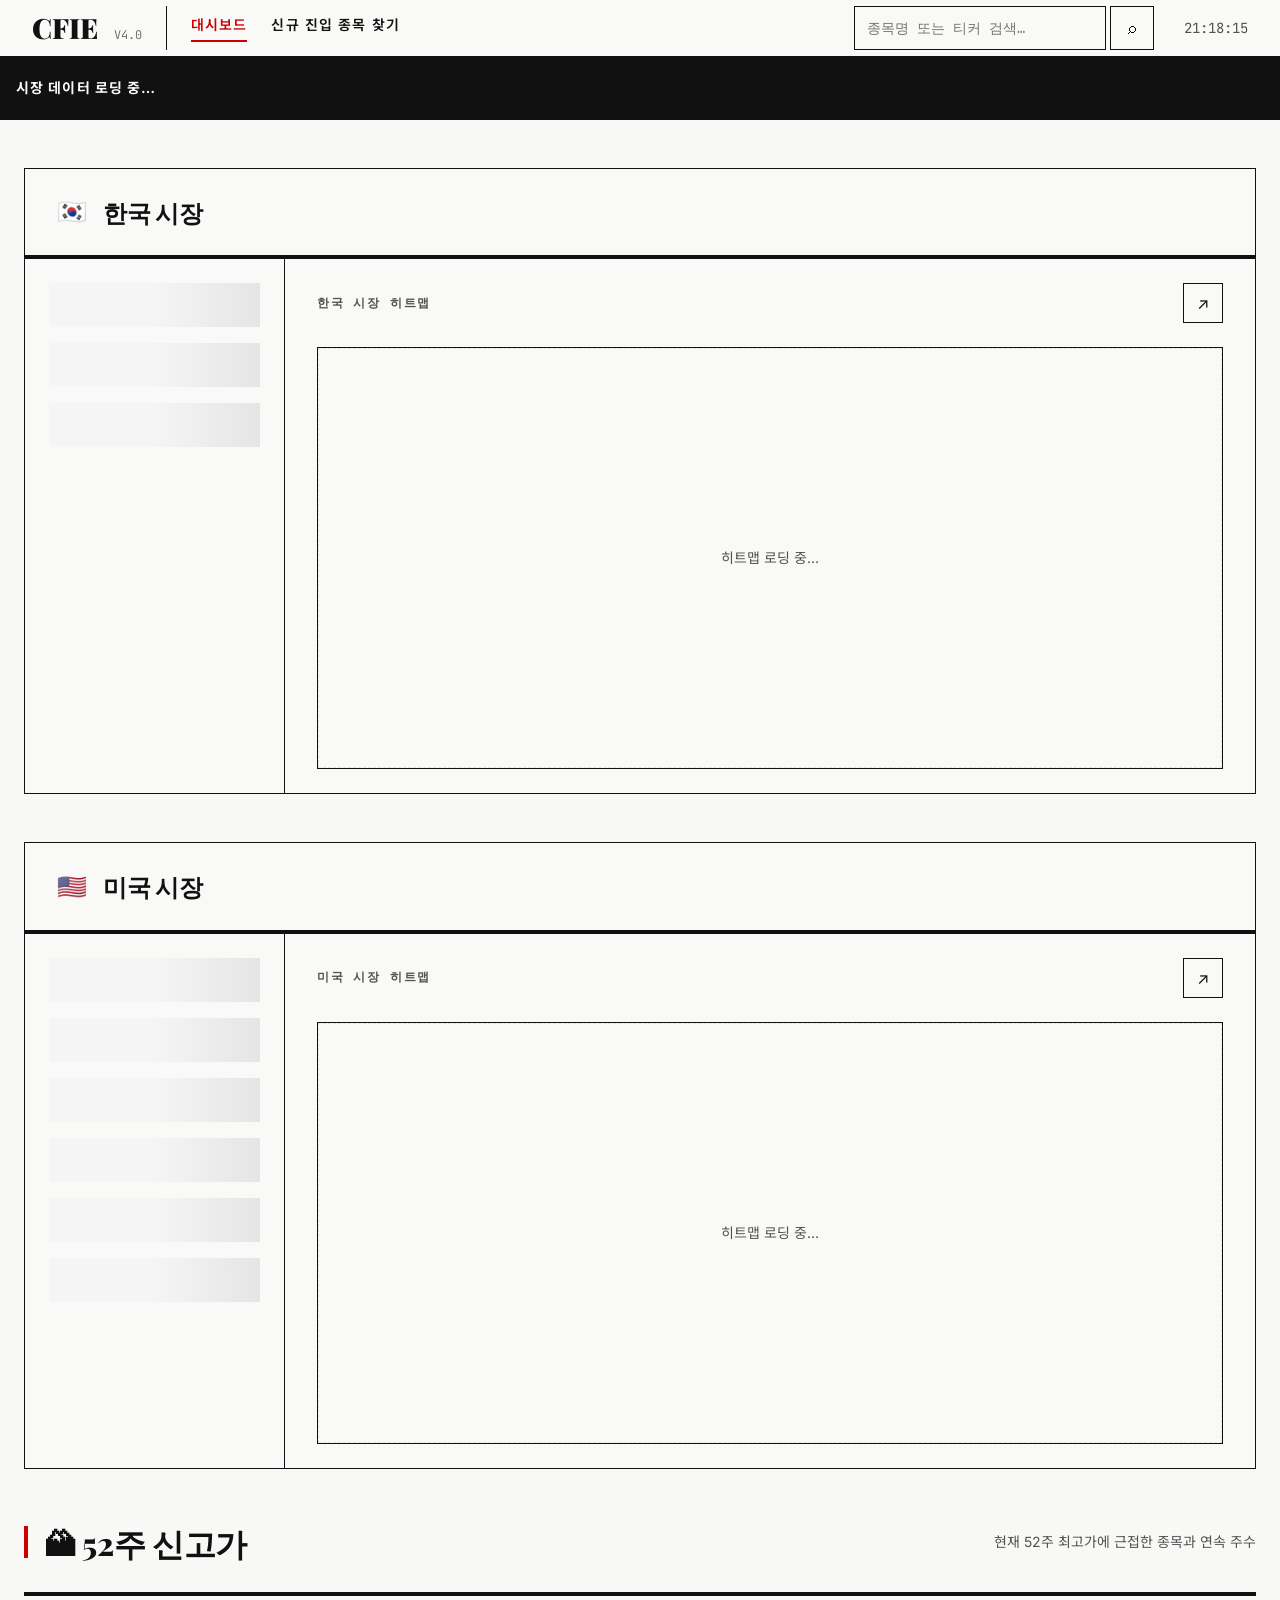
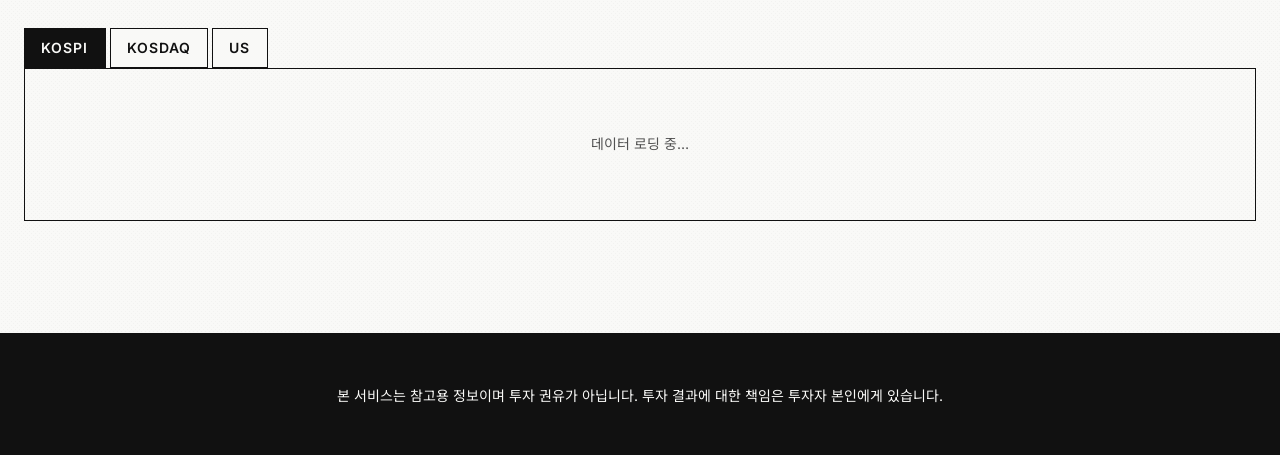
<file: index.html>
﻿<!DOCTYPE html>
<html lang="ko">
<head>
<meta charset="UTF-8">
<meta name="viewport" content="width=device-width,initial-scale=1.0">
<title>CFIE v4.0</title>
<link rel="preconnect" href="https://fonts.googleapis.com">
<link rel="preconnect" href="https://fonts.gstatic.com" crossorigin>
<link rel="stylesheet" href="css/common.css">
<link rel="stylesheet" href="css/dashboard.css">
</head>
<body>

<header class="topbar">
  <div class="topbar-brand">
    <span class="logo">CFIE</span>
    <span class="ver">v4.0</span>
  </div>
  <nav class="topbar-nav">
    <a href="index.html"  class="nav-link" data-page="index.html">대시보드</a>
    <a href="scan.html"   class="nav-link" data-page="scan.html">신규 진입 종목 찾기</a>
  </nav>
  <div class="topbar-search">
    <form class="search-form" onsubmit="return false;">
      <input type="text" id="searchInput" class="search-input"
             placeholder="종목명 또는 티커 검색…" autocomplete="off">
      <button type="button" class="search-btn" onclick="doSearch()">⌕</button>
    </form>
    <div id="searchDropdown" class="search-dropdown hidden"></div>
  </div>
  <div class="topbar-right">
    <span id="clockText" class="clock"></span>
  </div>
</header>

<!-- 시장 티커 스트립 -->
<div class="ticker-strip">
  <div class="ticker-track" id="tickerTrack">
    <div class="ticker-item"><span class="ti-name">시장 데이터 로딩 중…</span></div>
  </div>
</div>

<main class="main-content">

  <!-- 한국 시장 -->
  <section class="market-section">
    <div class="ms-head">
      <div class="ms-flag-title">
        <span class="ms-flag">🇰🇷</span>
        <span class="ms-title">한국 시장</span>
      </div>
      <span class="ms-updated" id="krUpdated"></span>
    </div>
    <div class="ms-body">
      <div class="ms-quotes-col">
        <div class="ms-quotes" id="krQuotes">
          <div class="mq-skeleton"></div>
          <div class="mq-skeleton"></div>
          <div class="mq-skeleton"></div>
        </div>
      </div>
      <div class="ms-map-col">
        <div class="ms-map-head">
          <span class="ms-map-label">한국 시장 히트맵</span>
          <a class="ms-map-btn" href="https://www.tradingview.com/heatmap/stock/?exchange=KRX" target="_blank" title="TradingView에서 열기" style="text-decoration:none;line-height:40px;font-size:1rem">↗</a>
        </div>
        <div class="ms-map-body" id="krMapBody" style="padding:0;min-height:380px">
          <div class="map-loading">히트맵 로딩 중…</div>
        </div>
      </div>
    </div>
  </section>

  <!-- 미국 시장 -->
  <section class="market-section">
    <div class="ms-head">
      <div class="ms-flag-title">
        <span class="ms-flag">🇺🇸</span>
        <span class="ms-title">미국 시장</span>
      </div>
      <span class="ms-updated" id="usUpdated"></span>
    </div>
    <div class="ms-body">
      <div class="ms-quotes-col">
        <div class="ms-quotes" id="usQuotes">
          <div class="mq-skeleton"></div>
          <div class="mq-skeleton"></div>
          <div class="mq-skeleton"></div>
          <div class="mq-skeleton"></div>
          <div class="mq-skeleton"></div>
          <div class="mq-skeleton"></div>
        </div>
      </div>
      <div class="ms-map-col">
        <div class="ms-map-head">
          <span class="ms-map-label">미국 시장 히트맵</span>
          <a class="ms-map-btn" href="https://www.tradingview.com/heatmap/stock/" target="_blank" title="TradingView에서 열기" style="text-decoration:none;line-height:40px;font-size:1rem">↗</a>
        </div>
        <div class="ms-map-body" id="usMapBody" style="padding:0;min-height:380px">
          <div class="map-loading">히트맵 로딩 중…</div>
        </div>
      </div>
    </div>
  </section>

  <!-- 52주 신고가 -->
  <section class="section">
    <div class="section-header">
      <div class="section-accent"></div>
      <span class="section-title">🏔 52주 신고가</span>
      <span class="section-sub">현재 52주 최고가에 근접한 종목과 연속 주수</span>
    </div>
    <div class="high52-tabs">
      <button class="h52-tab active" onclick="load52h('kospi',this)">KOSPI</button>
      <button class="h52-tab" onclick="load52h('kosdaq',this)">KOSDAQ</button>
      <button class="h52-tab" onclick="load52h('us',this)">US</button>
    </div>
    <div id="high52Grid" class="high52-grid">
      <div class="high52-loading">데이터 로딩 중…</div>
    </div>
    <div id="high52MoreWrap" class="more-wrap" style="display:none">
      <button id="high52MoreBtn" class="more-btn" onclick="loadMore52h()">자세히 보기</button>
    </div>
  </section>

</main>

<footer class="footer">
  본 서비스는 참고용 정보이며 투자 권유가 아닙니다. 투자 결과에 대한 책임은 투자자 본인에게 있습니다.
</footer>


<div id="toast" class="toast"></div>
<script src="js/treemap.js"></script>
<script src="js/yahoo.js"></script>
<script src="js/krx.js"></script>
  <script src="js/common.js"></script>
<script src="js/dashboard.js"></script>
<nav class="mobile-nav">
  <a href="index.html"  class="mn-item"><span class="mn-icon">📊</span>대시보드</a>
  <a href="scan.html"   class="mn-item"><span class="mn-icon">🔍</span>종목 탐색</a>
</nav>
</body>
</html>
</file>
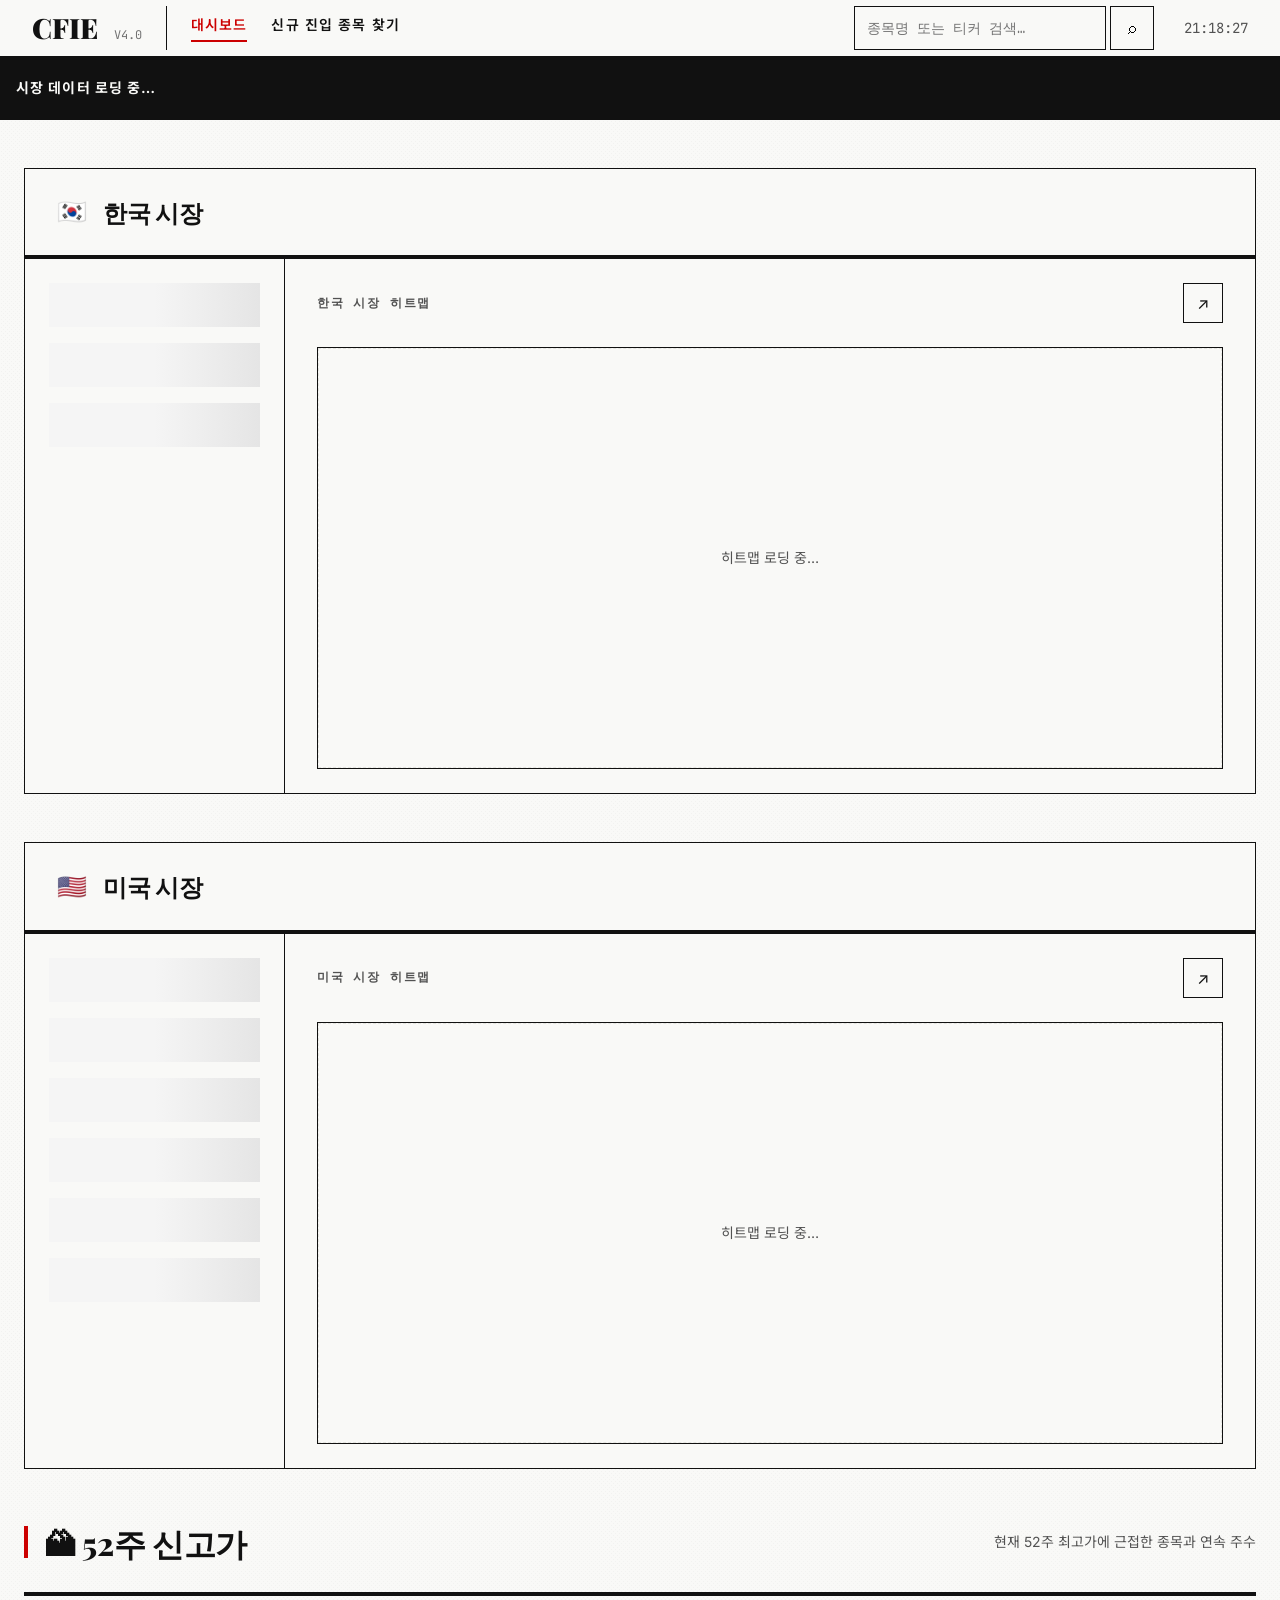
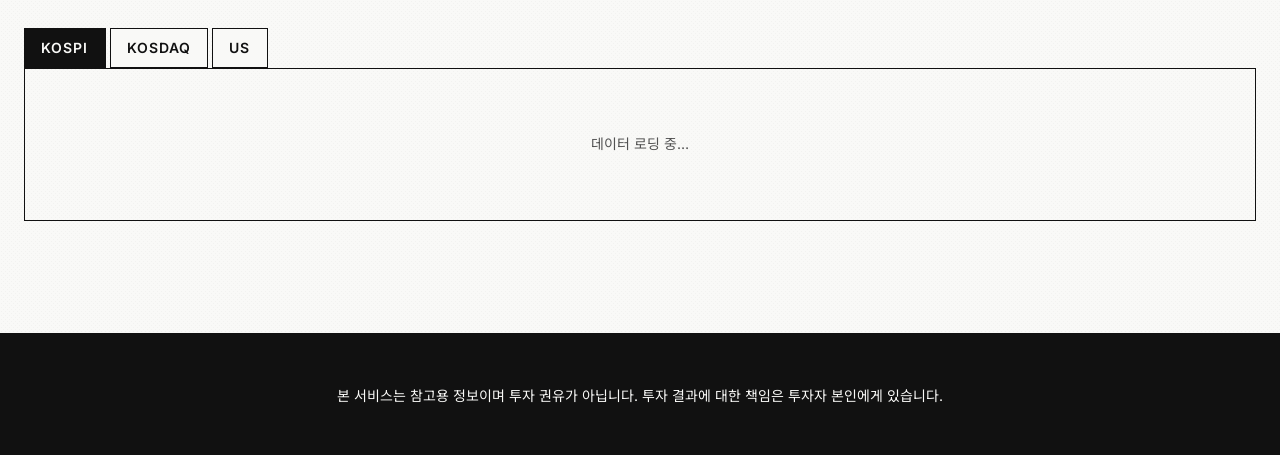
<file: dashboard.html>
<!DOCTYPE html>
<html lang="ko">
<head>
<meta charset="UTF-8">
<meta http-equiv="refresh" content="0;url=index.html">
<title>CFIE — 대시보드</title>
</head>
<body>
<script>window.location.replace("index.html");</script>
</body>
</html>
</file>
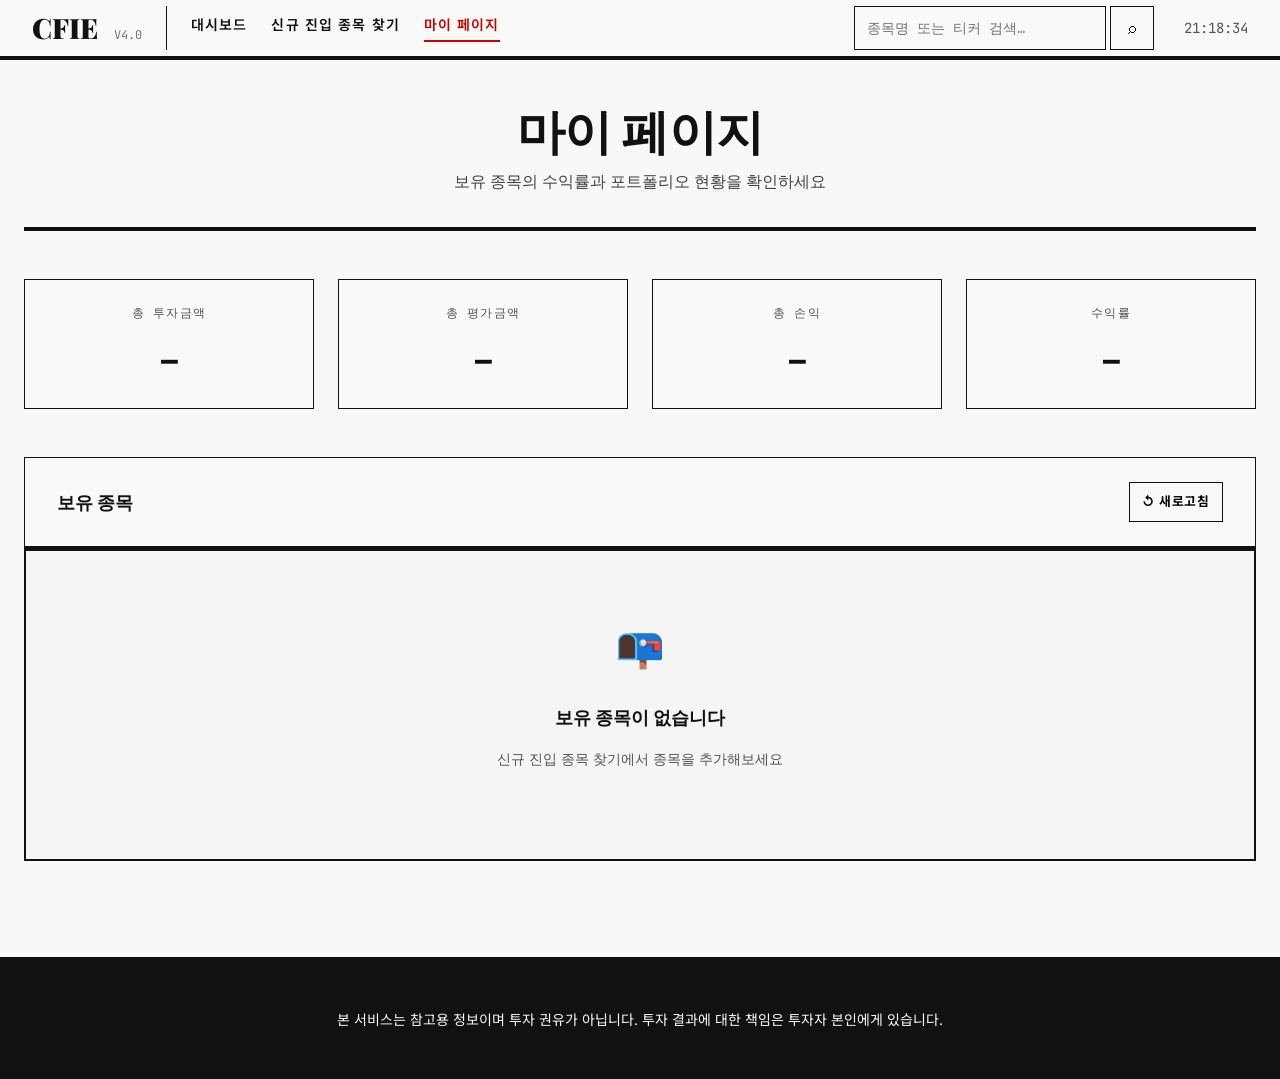
<file: mypage.html>
<!DOCTYPE html>
<html lang="ko">
<head>
<meta charset="UTF-8">
<meta name="viewport" content="width=device-width,initial-scale=1.0">
<title>CFIE v4.0</title>
<link rel="preconnect" href="https://fonts.googleapis.com">
<link rel="preconnect" href="https://fonts.gstatic.com" crossorigin>
<link rel="stylesheet" href="css/common.css">
<link rel="stylesheet" href="css/mypage.css">
</head>
<body>

<header class="topbar">
  <div class="topbar-brand">
    <a href="index.html" class="logo" style="text-decoration:none">CFIE</a>
    <span class="ver">v4.0</span>
  </div>
  <nav class="topbar-nav">
    <a href="index.html"  class="nav-link" data-page="index.html">대시보드</a>
    <a href="scan.html"   class="nav-link" data-page="scan.html">신규 진입 종목 찾기</a>
    <a href="mypage.html" class="nav-link" data-page="mypage.html">마이 페이지</a>
  </nav>
  <div class="topbar-search">
    <form class="search-form" onsubmit="return false;">
      <input type="text" id="searchInput" class="search-input"
             placeholder="종목명 또는 티커 검색…" autocomplete="off">
      <button type="button" class="search-btn" onclick="doSearch()">⌕</button>
    </form>
    <div id="searchDropdown" class="search-dropdown hidden"></div>
  </div>
  <div class="topbar-right">
    <span id="clockText" class="clock"></span>
  </div>
</header>

<main class="main-content">

  <div class="mypage-hero">
    <h1>마이 페이지</h1>
    <p>보유 종목의 수익률과 포트폴리오 현황을 확인하세요</p>
  </div>

  <!-- 요약 카드 -->
  <div id="mpSummarySection" class="mp-summary">
    <div class="mp-card">
      <div class="mp-card-label">총 투자금액</div>
      <div class="mp-card-value" id="mpTotalCost">—</div>
    </div>
    <div class="mp-card">
      <div class="mp-card-label">총 평가금액</div>
      <div class="mp-card-value" id="mpTotalValue">—</div>
    </div>
    <div class="mp-card">
      <div class="mp-card-label">총 손익</div>
      <div class="mp-card-value" id="mpTotalProfit">—</div>
    </div>
    <div class="mp-card">
      <div class="mp-card-label">수익률</div>
      <div class="mp-card-value" id="mpTotalPct">—</div>
    </div>
  </div>

  <!-- 포지션 테이블 -->
  <div id="mpTableWrap" class="mp-table-wrap">
    <div class="mp-table-header">
      <span class="mp-table-title">보유 종목</span>
      <button class="mp-refresh-btn" onclick="loadMyPage()">↺ 새로고침</button>
    </div>
    <div class="mp-empty">
      <div class="mp-empty-icon">⏳</div>
      <div class="mp-empty-title">로딩 중…</div>
    </div>
  </div>

</main>

<footer class="footer">
  본 서비스는 참고용 정보이며 투자 권유가 아닙니다. 투자 결과에 대한 책임은 투자자 본인에게 있습니다.
</footer>

<!-- 추가 매수 모달 -->
<div id="mpBuyModal" class="modal-overlay" style="display:none">
  <div class="modal-box">
    <div class="modal-header">
      <div class="modal-title">추가 매수</div>
      <div class="modal-sub" id="mpBuyModalSub"></div>
    </div>
    <div class="form-row">
      <label>수량 (주)</label>
      <input type="number" id="mpBuyQty"   class="modal-input" min="1" value="1">
    </div>
    <div class="form-row">
      <label>매수가</label>
      <input type="number" id="mpBuyPrice" class="modal-input" min="0" step="0.01">
    </div>
    <div class="modal-footer">
      <button class="btn-cancel"  onclick="closeMpBuyModal()">취소</button>
      <button class="btn-confirm" onclick="confirmMpBuy()">매수 등록</button>
    </div>
  </div>
</div>

<!-- 매도 모달 -->
<div id="mpSellModal" class="modal-overlay" style="display:none">
  <div class="modal-box">
    <div class="modal-header">
      <div class="modal-title">매도</div>
      <div class="modal-sub" id="mpSellModalSub"></div>
    </div>
    <div class="form-row">
      <label>매도 수량 (주)</label>
      <input type="number" id="mpSellQty" class="modal-input" min="1" value="1">
    </div>
    <div class="modal-footer">
      <button class="btn-cancel"  onclick="closeMpSellModal()">취소</button>
      <button class="btn-confirm btn-part-sell" onclick="confirmMpSell(false)">부분 매도</button>
      <button class="btn-full-sell" onclick="confirmMpSell(true)">전량 매도</button>
    </div>
  </div>
</div>

<div id="toast" class="toast"></div>

<script src="js/yahoo.js"></script>
<script src="js/indicators.js"></script>
<script src="js/common.js"></script>
<script src="js/mypage.js"></script>
<nav class="mobile-nav">
  <a href="index.html"  class="mn-item"><span class="mn-icon">📊</span>대시보드</a>
  <a href="scan.html"   class="mn-item"><span class="mn-icon">🔍</span>종목 탐색</a>
  <a href="mypage.html" class="mn-item"><span class="mn-icon">💼</span>마이페이지</a>
</nav>
</body>
</html>
</file>
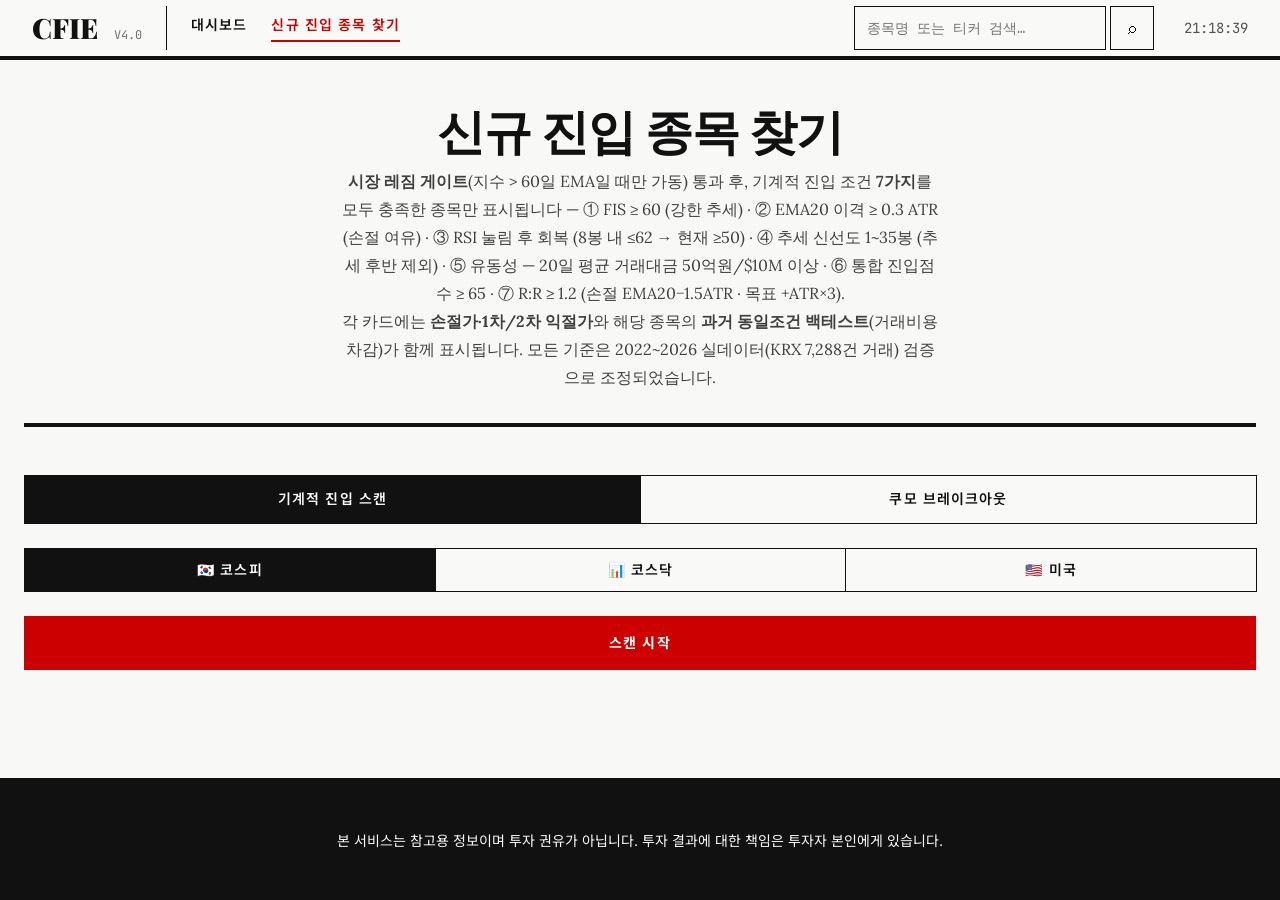
<file: scan.html>
﻿<!DOCTYPE html>
<html lang="ko">
<head>
<meta charset="UTF-8">
<meta name="viewport" content="width=device-width,initial-scale=1.0">
<title>CFIE v4.0 — 신규 진입 종목 찾기</title>
<link rel="preconnect" href="https://fonts.googleapis.com">
<link rel="preconnect" href="https://fonts.gstatic.com" crossorigin>
<link rel="stylesheet" href="css/common.css">
<link rel="stylesheet" href="css/scan.css">
</head>
<body>

<header class="topbar">
  <div class="topbar-brand">
    <a href="index.html" class="logo" style="text-decoration:none">CFIE</a>
    <span class="ver">v4.0</span>
  </div>
  <nav class="topbar-nav">
    <a href="index.html" class="nav-link" data-page="index.html">대시보드</a>
    <a href="scan.html"  class="nav-link" data-page="scan.html">신규 진입 종목 찾기</a>
  </nav>
  <div class="topbar-search">
    <form class="search-form" onsubmit="return false;">
      <input type="text" id="searchInput" class="search-input"
             placeholder="종목명 또는 티커 검색…" autocomplete="off">
      <button type="button" class="search-btn" onclick="doSearch()">⌕</button>
    </form>
    <div id="searchDropdown" class="search-dropdown hidden"></div>
  </div>
  <div class="topbar-right">
    <span id="clockText" class="clock"></span>
  </div>
</header>

<!-- 로딩 오버레이 -->
<div id="loadingOverlay" class="loading-overlay" style="display:none">
  <div class="spinner"></div>
  <p id="loadingMsg" style="margin-top:16px;color:var(--text2)">스캔 중…</p>
</div>

<main class="main-content">

  <div class="scan-hero">
    <h1>신규 진입 종목 찾기</h1>
    <p><b>시장 레짐 게이트</b>(지수 &gt; 60일 EMA일 때만 가동) 통과 후, 기계적 진입 조건 <b>7가지</b>를 모두 충족한 종목만 표시됩니다 &mdash;
       ① FIS ≥ 60 (강한 추세) ·
       ② EMA20 이격 ≥ 0.3 ATR (손절 여유) ·
       ③ RSI 눌림 후 회복 (8봉 내 ≤62 → 현재 ≥50) ·
       ④ 추세 신선도 1~35봉 (추세 후반 제외) ·
       ⑤ 유동성 — 20일 평균 거래대금 50억원/$10M 이상 ·
       ⑥ 통합 진입점수 ≥ 65 ·
       ⑦ R:R ≥ 1.2 (손절 EMA20−1.5ATR · 목표 +ATR×3).<br>
       각 카드에는 <b>손절가·1차/2차 익절가</b>와 해당 종목의 <b>과거 동일조건 백테스트</b>(거래비용 차감)가 함께 표시됩니다.
       모든 기준은 2022~2026 실데이터(KRX 7,288건 거래) 검증으로 조정되었습니다.</p>
  </div>
  <div id="regimeBanner" style="display:none;margin:0 0 12px;padding:12px 16px;background:rgba(229,57,53,0.10);border:1px solid rgba(229,57,53,0.45);border-radius:6px;font-size:12.5px;color:#e53935;line-height:1.7"></div>

  <!-- 스캔 유형 탭 -->
  <div class="scan-type-tabs">
    <button class="stab active" data-type="fis"  onclick="selectScanType('fis')">기계적 진입 스캔</button>
    <button class="stab"        data-type="kumo" onclick="selectScanType('kumo')">쿠모 브레이크아웃</button>
  </div>
  <div id="kumoDesc" class="kumo-desc" style="display:none">
    <strong>쿠모 브레이크아웃 (Kumo Breakout)</strong> — 주봉 기준 구름대(Kumo) 아래에서 20주 이상 체류 후,
    구름이 얇아지며 반전(Kumo Twist)되는 시점에 가격이 구름을 상향 돌파한 종목을 자동 발굴합니다.
    일봉 거래량 폭발 + 장대양봉 조건도 함께 확인합니다.
  </div>

  <!-- 마켓 탭 -->
  <div class="market-tabs">
    <button class="mtab active" data-market="kospi"  onclick="selectMarket('kospi')">🇰🇷 코스피</button>
    <button class="mtab"        data-market="kosdaq" onclick="selectMarket('kosdaq')">📊 코스닥</button>
    <button class="mtab"        data-market="us"     onclick="selectMarket('us')">🇺🇸 미국</button>
  </div>

  <div style="display:flex;gap:8px;align-items:center;margin:12px 0">
    <button id="scanBtn"     class="scan-btn" onclick="doScan()">스캔 시작</button>
    <button id="stopScanBtn" class="stop-btn" onclick="stopScan()" style="display:none">⏹ 중지</button>
  </div>

  <!-- 진행률 -->
  <div id="scanProgress" class="scan-progress" style="display:none">
    <div class="sp-bar-wrap">
      <div id="scanProgressBar" class="sp-bar" style="width:0%"></div>
    </div>
    <span id="scanProgressText" class="sp-text">0 / 0 종목 분석 완료</span>
  </div>

  <!-- 결과 섹션 -->
  <div id="resultsSection" style="display:none">
    <div class="result-header">
      <span class="result-count" id="resultCount">0개</span>
      <span class="result-note"  id="resultLabel"></span>
    </div>
    <div id="kosdaqWarn" style="display:none;margin:0 0 12px;padding:10px 14px;background:rgba(229,57,53,0.10);border:1px solid rgba(229,57,53,0.45);border-radius:6px;font-size:12px;color:#e53935;line-height:1.6">
      <b>⛔ 코스닥 기계적 진입 비권장</b> &mdash; 2022~2026 실데이터 검증(932건)에서 코스닥은
      레짐·유동성 게이트와 손절 개선을 적용한 후에도 거래당 기대값 <b>&minus;1.17%</b>였습니다
      (코스피 &minus;0.26%, 2026 강세장에서도 코스닥 &minus;0.13%).
      변동성이 커 손절 한 번의 평균 손실이 &minus;15.7%에 달합니다.
      이 시장에서 기계적 전략은 통계적 우위가 확인되지 않았으니, 결과는 <b>관심 종목 발굴 용도로만</b> 사용하세요.
    </div>
    <div class="candidates-grid" id="candidatesGrid"></div>
  </div>

</main>

<footer class="footer">
  본 서비스는 참고용 정보이며 투자 권유가 아닙니다. 투자 결과에 대한 책임은 투자자 본인에게 있습니다.
</footer>

<div id="toast" class="toast"></div>

<script src="js/yahoo.js"></script>
<script src="js/indicators.js"></script>
<script src="js/krx.js"></script>
  <script src="js/common.js"></script>
<script src="js/scan.js"></script>
<nav class="mobile-nav">
  <a href="index.html" class="mn-item"><span class="mn-icon">📊</span>대시보드</a>
  <a href="scan.html"  class="mn-item"><span class="mn-icon">🔍</span>종목 탐색</a>
</nav>
</body>
</html>
</file>
<file: css/common.css>
@import url('https://fonts.googleapis.com/css2?family=Playfair+Display:ital,wght@0,400;0,600;0,700;0,900;1,400&family=Lora:ital,wght@0,400;0,600;1,400&family=Inter:wght@400;500;600;700&family=JetBrains+Mono:wght@400;500&family=Noto+Sans+KR:wght@400;500;600;700;800;900&display=swap');

/* ═══════════════════════════════════════════════
   CFIE Design System — Newsprint Style
   "All the News That's Fit to Print"
═══════════════════════════════════════════════ */

/* ── Design Tokens ────────────────────────────── */
:root {
  /* Color Palette */
  --newsprint-bg: #F9F9F7;           /* Off-white paper */
  --newsprint-ink: #111111;          /* Deep ink black */
  --newsprint-grey: #E5E5E0;         /* Divider grey */
  --newsprint-red: #CC0000;          /* Editorial red */

  --neutral-100: #F5F5F5;
  --neutral-200: #E5E5E5;
  --neutral-400: #A3A3A3;
  --neutral-500: #737373;
  --neutral-600: #525252;
  --neutral-700: #404040;
  --text1: var(--newsprint-ink);
  --text2: var(--neutral-600);
  --text3: var(--neutral-500);
  --bg2: var(--neutral-100);
  --border2: var(--newsprint-grey);

  /* Market Colors (Retained for data viz) */
  --bull: #0D7F3C;                   /* Forest green */
  --bear: #C41D3A;                   /* Deep red */
  --bull-bg: rgba(13,127,60,0.08);
  --bear-bg: rgba(196,29,58,0.08);
  --gold: #B8860B;                   /* Dark goldenrod */

  /* Typography */
  --font-display: 'Playfair Display', serif;
  --font-body: 'Lora', serif;
  --font-ui: 'Inter', 'Noto Sans KR', sans-serif;
  --font-mono: 'JetBrains Mono', monospace;

  /* Spacing (8px grid) */
  --space-xs: 4px;
  --space-sm: 8px;
  --space-md: 16px;
  --space-lg: 24px;
  --space-xl: 32px;
  --space-2xl: 48px;
  --space-3xl: 64px;

  /* Borders */
  --border-width: 1px;
  --border-width-heavy: 4px;
  --border: 1px solid var(--newsprint-ink);

  /* Radius */
  --radius: 0px;
}

/* ── Global Reset ──────────────────────────────── */
*, *::before, *::after {
  box-sizing: border-box;
  margin: 0;
  padding: 0;
  border-radius: 0 !important;
}

html {
  font-size: 16px;
  scroll-behavior: smooth;
}

body {
  font-family: var(--font-ui);
  background: #F9F9F7;
  background-image: url("data:image/svg+xml,%3Csvg xmlns='http://www.w3.org/2000/svg' width='4' height='4' viewBox='0 0 4 4'%3E%3Cpath fill='%23111111' fill-opacity='0.03' d='M1 3h1v1H1V3zm2-2h1v1H3V1z'%3E%3C/path%3E%3C/svg%3E");
  color: var(--newsprint-ink);
  min-height: 100vh;
  display: flex;
  flex-direction: column;
  line-height: 1.6;
  -webkit-font-smoothing: antialiased;
}

/* Scrollbar */
::-webkit-scrollbar {
  width: 8px;
  height: 8px;
}
::-webkit-scrollbar-track {
  background: var(--newsprint-bg);
}
::-webkit-scrollbar-thumb {
  background: var(--newsprint-ink);
  opacity: 0.2;
}
::-webkit-scrollbar-thumb:hover {
  opacity: 0.4;
}

/* Links */
a {
  color: inherit;
  text-decoration: none;
  transition: all 200ms ease-out;
}

.hidden {
  display: none !important;
}

/* ── Global Feedback UI ───────────────────────── */
.loading-overlay {
  position: fixed;
  inset: 0;
  background: rgba(17, 17, 17, 0.55);
  z-index: 500;
  display: flex;
  align-items: center;
  justify-content: center;
  flex-direction: column;
  gap: var(--space-md);
  color: #fff;
  text-align: center;
}

.spinner {
  width: 36px;
  height: 36px;
  border: 3px solid rgba(255, 255, 255, 0.3);
  border-top-color: #fff;
  border-radius: 50% !important;
  animation: spin 0.8s linear infinite;
}

@keyframes spin {
  to { transform: rotate(360deg); }
}

.toast {
  position: fixed;
  left: 50%;
  bottom: 84px;
  transform: translateX(-50%) translateY(12px);
  padding: 10px 14px;
  border: var(--border);
  background: var(--newsprint-ink);
  color: var(--newsprint-bg);
  font-family: var(--font-ui);
  font-size: 0.875rem;
  font-weight: 600;
  z-index: 700;
  opacity: 0;
  pointer-events: none;
  transition: opacity 180ms ease, transform 180ms ease;
}

.toast.show {
  opacity: 1;
  transform: translateX(-50%) translateY(0);
}

.toast-error {
  background: var(--bear);
  border-color: var(--bear);
  color: #fff;
}

.search-dropdown {
  position: absolute;
  top: calc(100% + 6px);
  right: 0;
  width: min(420px, 80vw);
  background: var(--newsprint-bg);
  border: var(--border);
  z-index: 450;
  max-height: 320px;
  overflow-y: auto;
}

.dd-item {
  display: flex;
  justify-content: space-between;
  align-items: center;
  gap: var(--space-md);
  padding: 10px 12px;
  border-bottom: 1px solid var(--newsprint-grey);
  cursor: pointer;
}

.dd-item:last-child {
  border-bottom: none;
}

.dd-item:hover {
  background: var(--neutral-100);
}

.dd-name {
  font-family: var(--font-ui);
  font-weight: 700;
  color: var(--newsprint-ink);
}

.dd-sym {
  font-family: var(--font-mono);
  font-size: 0.75rem;
  color: var(--neutral-600);
}

.dd-exch {
  font-family: var(--font-mono);
  font-size: 0.72rem;
  color: var(--neutral-600);
  white-space: nowrap;
}

/* Buttons */
button {
  cursor: pointer;
  border: none;
  background: none;
  font: inherit;
  border-radius: 0;
}

/* Typography Scale */
h1 {
  font-family: var(--font-display);
  font-size: clamp(2rem, 8vw, 7rem);
  font-weight: 900;
  line-height: 0.9;
  letter-spacing: -0.02em;
}

h2 {
  font-family: var(--font-display);
  font-size: clamp(1.75rem, 6vw, 3.5rem);
  font-weight: 800;
  line-height: 1;
}

h3 {
  font-family: var(--font-display);
  font-size: clamp(1.25rem, 4vw, 2rem);
  font-weight: 700;
}

h4, h5, h6 {
  font-family: var(--font-display);
  font-weight: 600;
}

p, li {
  font-family: var(--font-body);
  line-height: 1.75;
}

.text-mono {
  font-family: var(--font-mono);
  font-size: 0.875rem;
  letter-spacing: 0.05em;
}

.text-uppercase {
  text-transform: uppercase;
  letter-spacing: 0.15em;
  font-family: var(--font-ui);
  font-weight: 600;
}

.text-label {
  font-family: var(--font-mono);
  font-size: 0.75rem;
  text-transform: uppercase;
  letter-spacing: 0.2em;
  font-weight: 600;
  color: var(--neutral-600);
}

/* ── Sharp Corners Utility ──────────────────────── */
.sharp-corners, .sharp-corners * {
  border-radius: 0 !important;
}

/* ── Newsprint Texture ──────────────────────────– */
.newsprint-texture {
  position: relative;
}

.newsprint-texture::before {
  content: '';
  position: absolute;
  inset: 0;
  background-image:
    linear-gradient(0deg, transparent 98%, rgba(17,17,17,0.02) 100%),
    linear-gradient(90deg, transparent 98%, rgba(17,17,17,0.02) 100%);
  background-size: 3px 3px;
  pointer-events: none;
  opacity: 0.5;
}

/* ── Hard Shadow Hover ──────────────────────────– */
.hard-shadow-hover {
  transition: all 200ms ease-out;
}

.hard-shadow-hover:hover {
  box-shadow: 4px 4px 0px 0px var(--newsprint-ink);
  transform: translate(-2px, -2px);
}

/* ── Buttons ────────────────────────────────── */
.btn {
  display: inline-flex;
  align-items: center;
  justify-content: center;
  gap: var(--space-sm);
  padding: 12px 24px;
  border: var(--border);
  background: var(--newsprint-ink);
  color: var(--newsprint-bg);
  font-family: var(--font-ui);
  font-size: 0.875rem;
  font-weight: 600;
  text-transform: uppercase;
  letter-spacing: 0.1em;
  transition: all 200ms ease-out;
  cursor: pointer;
  min-height: 44px;
  min-width: 44px;
}

.btn:hover {
  background: var(--newsprint-bg);
  color: var(--newsprint-ink);
  box-shadow: 4px 4px 0px 0px var(--newsprint-ink);
  transform: translate(-2px, -2px);
}

.btn-secondary {
  background: transparent;
  color: var(--newsprint-ink);
  border: var(--border);
}

.btn-secondary:hover {
  background: var(--newsprint-ink);
  color: var(--newsprint-bg);
}

.btn-ghost {
  background: transparent;
  border: none;
  color: var(--newsprint-ink);
}

.btn-ghost:hover {
  background: var(--neutral-100);
}

/* ── Inputs ────────────────────────────────── */
input, textarea, select {
  font-family: var(--font-mono);
  font-size: 0.875rem;
  color: var(--newsprint-ink);
  border: none;
  border-bottom: 2px solid var(--newsprint-ink);
  background: transparent;
  padding: 8px 0;
  transition: all 200ms;
}

input::placeholder, textarea::placeholder {
  color: var(--neutral-500);
}

input:focus, textarea:focus, select:focus {
  outline: none;
  background: var(--neutral-100);
  border-bottom-color: var(--newsprint-red);
}

input::focus-visible, textarea::focus-visible {
  outline: 2px solid var(--newsprint-ink);
  outline-offset: 2px;
}

/* ── Cards ──────────────────────────────── */
.card {
  border: var(--border);
  background: var(--newsprint-bg);
  padding: var(--space-lg);
  transition: all 200ms ease-out;
}

.card:hover {
  background: var(--neutral-100);
}

.card.hard-shadow-hover:hover {
  box-shadow: 4px 4px 0px 0px var(--newsprint-ink);
}

/* ── Grid with Collapsed Borders ────────────── */
.grid-collapse {
  display: grid;
  gap: 0;
}

.grid-collapse > * {
  border-right: var(--border);
  border-bottom: var(--border);
}

.grid-collapse > *:nth-child(n + 1):last-child,
.grid-collapse > *:nth-child(3n) {
  border-right: none;
}

@media (max-width: 767px) {
  .grid-collapse > * {
    border-right: none;
    border-bottom: var(--border);
  }
  
  .grid-collapse > *:last-child {
    border-bottom: none;
  }
}

/* ── Topbar ────────────────────────────────– */
.topbar {
  height: 60px;
  background: var(--newsprint-bg);
  border-bottom: var(--border-width-heavy) solid var(--newsprint-ink);
  display: flex;
  align-items: center;
  padding: 0 var(--space-xl);
  position: sticky;
  top: 0;
  z-index: 200;
  gap: var(--space-lg);
}

.topbar-brand {
  display: flex;
  align-items: baseline;
  gap: var(--space-md);
  flex-shrink: 0;
  border-right: var(--border);
  padding-right: var(--space-lg);
}

.logo {
  font-family: var(--font-display);
  font-size: 1.75rem;
  font-weight: 900;
  color: var(--newsprint-ink);
}

.ver {
  font-family: var(--font-mono);
  font-size: 0.75rem;
  text-transform: uppercase;
  color: var(--neutral-500);
}

.topbar-nav {
  display: flex;
  gap: var(--space-lg);
  flex: 1;
}

.nav-link {
  font-family: var(--font-ui);
  font-size: 0.875rem;
  font-weight: 600;
  text-transform: uppercase;
  letter-spacing: 0.08em;
  color: var(--newsprint-ink);
  border-bottom: 2px solid transparent;
  padding-bottom: 4px;
  transition: all 200ms;
}

.nav-link:hover, .nav-link.active {
  border-bottom-color: var(--newsprint-red);
  color: var(--newsprint-red);
}

.topbar-search {
  flex: 0 1 300px;
  display: flex;
  gap: var(--space-sm);
}

.search-form {
  display: flex;
  flex: 1;
  gap: var(--space-xs);
}

.search-input {
  flex: 1;
  border: var(--border);
  padding: 8px 12px;
  font-family: var(--font-mono);
  font-size: 0.875rem;
  background: transparent;
}

.search-btn {
  width: 44px;
  height: 44px;
  border: var(--border);
  display: flex;
  align-items: center;
  justify-content: center;
  transition: all 200ms;
  cursor: pointer;
}

.search-btn:hover {
  background: var(--newsprint-ink);
  color: var(--newsprint-bg);
}

.topbar-right {
  display: flex;
  gap: var(--space-lg);
  align-items: center;
}

.clock {
  font-family: var(--font-mono);
  font-size: 0.875rem;
  color: var(--neutral-600);
  min-width: 70px;
  text-align: right;
}

/* ── Ticker Strip ────────────────────────────– */
.ticker-strip {
  background: var(--newsprint-ink);
  color: var(--newsprint-bg);
  border-bottom: var(--border-width-heavy) solid var(--newsprint-ink);
  padding: var(--space-md) 0;
  overflow: hidden;
  height: 60px;
  display: flex;
  align-items: center;
}

.ticker-track {
  display: flex;
  gap: var(--space-xl);
  white-space: nowrap;
  animation: scroll 30s linear infinite;
}

@keyframes scroll {
  0% { transform: translateX(0); }
  100% { transform: translateX(-50%); }
}

.ticker-item {
  display: flex;
  gap: var(--space-md);
  align-items: center;
  flex-shrink: 0;
  padding: 0 var(--space-md);
  border-right: 1px solid rgba(255,255,255,0.2);
}

.ticker-item:last-child {
  border-right: none;
}

.ti-name {
  font-family: var(--font-ui);
  font-weight: 700;
  text-transform: uppercase;
  font-size: 0.875rem;
  letter-spacing: 0.08em;
}

.ti-price {
  font-family: var(--font-mono);
  font-weight: 600;
  font-size: 1rem;
}

.ti-chg {
  font-family: var(--font-mono);
  font-size: 0.875rem;
  font-weight: 600;
  padding: 2px 6px;
  background: rgba(255,255,255,0.1);
}

.ti-chg.bull { background: rgba(13,127,60,0.3); color: #0D7F3C; }
.ti-chg.bear { background: rgba(196,29,58,0.3); color: #FF6B6B; }
.ti-chg.flat { color: var(--neutral-400); }

/* ── Main Content ────────────────────────────– */
.main-content {
  flex: 1;
  max-width: 1280px;
  margin: 0 auto;
  width: 100%;
  padding: var(--space-2xl) var(--space-lg);
}

@media (max-width: 767px) {
  .main-content {
    padding: var(--space-lg) var(--space-md);
  }
}

/* ── Section ────────────────────────────────– */
.section {
  margin-bottom: var(--space-3xl);
}

.section-header {
  display: flex;
  align-items: center;
  gap: var(--space-md);
  margin-bottom: var(--space-xl);
  border-bottom: var(--border-width-heavy) solid var(--newsprint-ink);
  padding-bottom: var(--space-lg);
}

.section-accent {
  width: 4px;
  height: 32px;
  background: var(--newsprint-red);
  flex-shrink: 0;
}

.section-title {
  font-family: var(--font-display);
  font-size: 2rem;
  font-weight: 800;
  text-transform: uppercase;
  letter-spacing: -0.01em;
}

.section-sub {
  margin-left: auto;
  font-family: var(--font-ui);
  font-size: 0.875rem;
  color: var(--neutral-600);
  text-align: right;
}

@media (max-width: 767px) {
  .section-header {
    flex-direction: column;
    align-items: flex-start;
  }

  .section-sub {
    margin-left: 0;
    text-align: left;
  }

  .section-title {
    font-size: 1.5rem;
  }
}

/* ── Footer ────────────────────────────────– */
.footer {
  background: var(--newsprint-ink);
  color: var(--newsprint-bg);
  padding: var(--space-2xl) var(--space-lg);
  border-top: var(--border-width-heavy) solid var(--newsprint-ink);
  text-align: center;
  font-family: var(--font-ui);
  font-size: 0.875rem;
  margin-top: auto;
}

/* ── Mobile Navigation ────────────────────────– */
.mobile-nav {
  display: none;
  position: fixed;
  bottom: 0;
  left: 0;
  right: 0;
  height: 58px;
  background: var(--newsprint-bg);
  border-top: var(--border);
  z-index: 200;
  justify-content: space-around;
  align-items: stretch;
  padding-bottom: env(safe-area-inset-bottom, 0px);
}

.mn-item {
  flex: 1;
  display: flex;
  flex-direction: column;
  align-items: center;
  justify-content: center;
  font-size: 0.7rem;
  font-weight: 600;
  color: var(--neutral-600);
  gap: 4px;
  cursor: pointer;
  transition: all 200ms;
  text-decoration: none;
  border-right: var(--border);
  text-transform: uppercase;
  letter-spacing: 0.05em;
}

.mn-item:last-child {
  border-right: none;
}

.mn-item:hover, .mn-item.active {
  color: var(--newsprint-red);
  background: var(--neutral-100);
}

.mn-icon {
  font-size: 1.25rem;
  line-height: 1;
}

/* ── Mobile Responsive ────────────────────────– */
@media (max-width: 768px) {
  .topbar {
    padding: 0 var(--space-md);
    gap: var(--space-md);
    height: 56px;
  }

  .topbar-nav {
    display: none;
  }

  .topbar-search {
    flex: 1;
    max-width: unset;
  }

  .topbar-right {
    display: none;
  }

  .mobile-nav {
    display: flex;
  }

  .main-content {
    padding-bottom: 70px;
  }

  .clock {
    display: none;
  }

  h1 {
    font-size: clamp(1.5rem, 6vw, 3rem);
  }

  h2 {
    font-size: clamp(1.25rem, 5vw, 2rem);
  }
}

@media (max-width: 480px) {
  .topbar-brand {
    border-right: none;
    padding-right: 0;
    margin-right: auto;
  }

  .search-input {
    font-size: 12px;
  }

  .section-title {
    font-size: 1.25rem;
  }
}
</file>
<file: css/dashboard.css>
/* ═══════════════════════════════════════════════
   Dashboard Page — Newsprint Style
═══════════════════════════════════════════════ */

/* ── Market Section ────────────────────────────– */
.market-section {
  border: var(--border);
  background: var(--newsprint-bg);
  margin-bottom: var(--space-2xl);
}

.ms-head {
  display: flex;
  justify-content: space-between;
  align-items: center;
  padding: var(--space-lg) var(--space-xl);
  background: var(--newsprint-bg);
  border-bottom: var(--border-width-heavy) solid var(--newsprint-ink);
}

.ms-flag-title {
  display: flex;
  align-items: center;
  gap: var(--space-md);
}

.ms-flag {
  font-size: 1.5rem;
  line-height: 1;
}

.ms-title {
  font-family: var(--font-display);
  font-size: 1.5rem;
  font-weight: 900;
  color: var(--newsprint-ink);
  text-transform: uppercase;
  letter-spacing: -0.01em;
}

.ms-updated {
  font-family: var(--font-mono);
  font-size: 0.75rem;
  text-transform: uppercase;
  color: var(--neutral-600);
  letter-spacing: 0.1em;
}

/* ── Market Body Grid (2-col: Quotes + Heatmap) ──── */
.ms-body {
  display: grid;
  grid-template-columns: 260px 1fr;
  gap: 0;
}

@media (max-width: 860px) {
  .ms-body {
    grid-template-columns: 1fr;
  }
}

/* ── Quote List ────────────────────────────── */
.ms-quotes-col {
  display: flex;
  flex-direction: column;
  border-right: var(--border);
  padding: var(--space-md) 0;
  min-width: 0;
  overflow: hidden;
}

@media (max-width: 860px) {
  .ms-quotes-col {
    border-right: none;
    border-bottom: var(--border);
    padding: var(--space-lg);
  }
}

.ms-quotes {
  display: flex;
  flex-direction: column;
}

.mq-row {
  display: flex;
  justify-content: space-between;
  align-items: center;
  padding: var(--space-md) var(--space-lg);
  cursor: pointer;
  border-bottom: 1px solid var(--newsprint-grey);
  transition: all 200ms;
  gap: var(--space-md);
}

.mq-row:last-child {
  border-bottom: none;
}

.mq-row:hover {
  background: var(--neutral-100);
}

.mq-left {
  display: flex;
  align-items: center;
  gap: var(--space-sm);
  flex-shrink: 0;
}

.mq-name {
  font-family: var(--font-ui);
  font-size: 0.875rem;
  font-weight: 700;
  color: var(--newsprint-ink);
  min-width: 80px;
}

.mq-arrow {
  font-family: var(--font-ui);
  font-size: 0.875rem;
  font-weight: 700;
}

.mq-arrow.bull {
  color: var(--bull);
}

.mq-arrow.bear {
  color: var(--bear);
}

.mq-arrow.flat {
  color: var(--neutral-500);
}

.mq-right {
  display: flex;
  flex-direction: column;
  align-items: flex-end;
  gap: 2px;
}

.mq-price {
  font-family: var(--font-mono);
  font-size: 1rem;
  font-weight: 800;
  color: var(--newsprint-ink);
  letter-spacing: -0.02em;
}

.mq-chg-row {
  display: flex;
  gap: var(--space-sm);
  align-items: baseline;
}

.mq-pct {
  font-family: var(--font-mono);
  font-size: 0.875rem;
  font-weight: 700;
}

.mq-abs {
  font-family: var(--font-mono);
  font-size: 0.75rem;
  color: var(--neutral-600);
}

.mq-pct.bull, .mq-abs.bull {
  color: var(--bull);
}

.mq-pct.bear, .mq-abs.bear {
  color: var(--bear);
}

.mq-pct.flat, .mq-abs.flat {
  color: var(--neutral-600);
}

.mq-bar-wrap {
  width: 100%;
  height: 2px;
  background: var(--newsprint-grey);
  margin-top: 2px;
  overflow: hidden;
}

.mq-bar {
  height: 100%;
  transition: width 0.6s cubic-bezier(0.4, 0, 0.2, 1);
}

.mq-bar.bull {
  background: var(--bull);
}

.mq-bar.bear {
  background: var(--bear);
}

.mq-bar.flat {
  background: var(--neutral-600);
}

.mq-skeleton {
  height: 44px;
  margin: var(--space-sm) var(--space-lg);
  background: linear-gradient(90deg, var(--neutral-100) 25%, var(--neutral-200) 50%, var(--neutral-100) 75%);
  background-size: 200% 100%;
  animation: shimmer 1.6s infinite;
}

@keyframes shimmer {
  0% { background-position: 200% 0; }
  100% { background-position: -200% 0; }
}

/* ── Market Heatmap ─────────────────────────– */
.ms-map-col {
  padding: var(--space-lg) var(--space-xl);
}

.ms-map-head {
  display: flex;
  justify-content: space-between;
  align-items: center;
  margin-bottom: var(--space-lg);
}

.ms-map-label {
  font-family: var(--font-mono);
  font-size: 0.75rem;
  font-weight: 700;
  color: var(--neutral-600);
  text-transform: uppercase;
  letter-spacing: 0.15em;
}

.ms-map-btn {
  width: 40px;
  height: 40px;
  border: var(--border);
  background: transparent;
  display: flex;
  align-items: center;
  justify-content: center;
  cursor: pointer;
  transition: all 200ms;
  font-size: 1rem;
}

.ms-map-btn:hover {
  background: var(--newsprint-ink);
  color: var(--newsprint-bg);
}

.ms-map-body {
  border: var(--border);
  padding: var(--space-md);
  background: var(--newsprint-bg);
  min-height: 300px;
  display: block;
}

.map-loading {
  display: grid;
  place-items: center;
  height: 420px;
  color: var(--neutral-600);
  font-size: 0.875rem;
  font-family: var(--font-ui);
  border: 1px dashed var(--newsprint-grey);
}

/* ── Heatmap Treemap ────────────────────────– */
.hm-tabs {
  display: flex;
  gap: var(--space-sm);
  margin-bottom: var(--space-lg);
  flex-wrap: wrap;
}

.hm-tab {
  padding: 8px 16px;
  border: var(--border);
  background: var(--newsprint-bg);
  font-family: var(--font-ui);
  font-size: 0.875rem;
  font-weight: 600;
  text-transform: uppercase;
  letter-spacing: 0.08em;
  color: var(--newsprint-ink);
  cursor: pointer;
  transition: all 200ms;
}

.hm-tab:hover {
  background: var(--neutral-100);
}

.hm-tab.active {
  background: var(--newsprint-ink);
  color: var(--newsprint-bg);
  border-color: var(--newsprint-ink);
}

.hm-canvas {
  width: 100%;
  height: 420px;
  overflow: hidden;
  border: var(--border);
}

.hm-canvas svg {
  border-radius: 0;
  display: block;
}

.hm-desc {
  font-family: var(--font-ui);
  font-size: 0.8rem;
  color: var(--neutral-600);
  margin-bottom: var(--space-md);
  line-height: 1.5;
}

/* ── 52주 신고가 ────────────────────────────– */
.h52-tabs {
  display: flex;
  gap: var(--space-sm);
  margin-bottom: var(--space-xl);
  border-bottom: var(--border);
  padding-bottom: var(--space-lg);
}

.h52-tab {
  padding: 8px 16px;
  border: var(--border);
  background: var(--newsprint-bg);
  font-family: var(--font-ui);
  font-size: 0.875rem;
  font-weight: 600;
  text-transform: uppercase;
  letter-spacing: 0.08em;
  color: var(--newsprint-ink);
  cursor: pointer;
  transition: all 200ms;
}

.h52-tab:hover {
  background: var(--neutral-100);
}

.h52-tab.active {
  background: var(--newsprint-ink);
  color: var(--newsprint-bg);
}

.high52-grid {
  display: grid;
  grid-template-columns: repeat(auto-fill, minmax(200px, 1fr));
  gap: var(--space-lg);
}

@media (max-width: 767px) {
  .high52-grid {
    grid-template-columns: repeat(2, 1fr);
    gap: var(--space-md);
  }
}

@media (max-width: 480px) {
  .high52-grid {
    grid-template-columns: 1fr;
  }
}

.h52-card,
.high52-card {
  border: var(--border);
  padding: var(--space-lg);
  background: var(--newsprint-bg);
  transition: all 200ms;
  cursor: pointer;
}

.h52-card:hover,
.high52-card:hover {
  background: var(--neutral-100);
  box-shadow: 4px 4px 0px 0px var(--newsprint-ink);
  transform: translate(-2px, -2px);
}

.h52-card:focus-visible {
  outline: 2px solid var(--newsprint-red);
  outline-offset: 2px;
}

.h52-top {
  display: flex;
  justify-content: space-between;
  align-items: flex-start;
  margin-bottom: var(--space-md);
  padding-bottom: var(--space-md);
  border-bottom: 1px solid var(--newsprint-grey);
  gap: var(--space-md);
}

.h52-name {
  font-family: var(--font-display);
  font-size: 1rem;
  font-weight: 700;
  color: var(--newsprint-ink);
  margin-bottom: var(--space-xs);
}

.h52-ticker {
  font-family: var(--font-mono);
  font-size: 0.75rem;
  color: var(--neutral-600);
  text-transform: uppercase;
  letter-spacing: 0.1em;
}

.h52-streak {
  font-family: var(--font-mono);
  font-size: 0.75rem;
  font-weight: 700;
  padding: 4px 8px;
  border: 1px solid;
  white-space: nowrap;
  text-align: center;
}

.h52-price {
  font-family: var(--font-mono);
  font-size: 1.25rem;
  font-weight: 900;
  color: var(--newsprint-ink);
  margin-bottom: var(--space-md);
}

.h52-meta {
  display: flex;
  flex-direction: column;
  gap: var(--space-sm);
}

.h52-meta-item {
  display: flex;
  justify-content: space-between;
  align-items: center;
  font-size: 0.875rem;
}

.h52-meta-label {
  font-family: var(--font-mono);
  font-size: 0.7rem;
  text-transform: uppercase;
  color: var(--neutral-600);
  letter-spacing: 0.1em;
}

.h52-meta-val {
  font-family: var(--font-mono);
  font-weight: 600;
  color: var(--newsprint-ink);
}

.high52-loading, .high52-empty {
  grid-column: 1 / -1;
  display: flex;
  align-items: center;
  justify-content: center;
  padding: var(--space-3xl) var(--space-lg);
  color: var(--neutral-600);
  font-family: var(--font-ui);
  font-size: 0.875rem;
  border: var(--border);
}

/* ── Portfolio ──────────────────────────────– */
.portfolio-wrap {
  border: var(--border);
  background: var(--newsprint-bg);
  padding: var(--space-xl);
  margin-bottom: var(--space-2xl);
}

.portfolio-section {
  margin-bottom: var(--space-2xl);
}

.portfolio-section:last-child {
  margin-bottom: 0;
}

.portfolio-sub-title {
  font-family: var(--font-display);
  font-size: 1.25rem;
  font-weight: 800;
  color: var(--newsprint-ink);
  margin-bottom: var(--space-lg);
  padding-bottom: var(--space-lg);
  border-bottom: var(--border);
  text-transform: uppercase;
  letter-spacing: -0.01em;
}

.portfolio-summary {
  display: grid;
  grid-template-columns: repeat(4, 1fr);
  gap: var(--space-lg);
  margin-bottom: var(--space-xl);
}

@media (max-width: 860px) {
  .portfolio-summary {
    grid-template-columns: repeat(2, 1fr);
  }
}

@media (max-width: 480px) {
  .portfolio-summary {
    grid-template-columns: 1fr;
  }
}

.ps-item {
  border: var(--border);
  padding: var(--space-lg);
  text-align: center;
  background: var(--newsprint-bg);
  transition: all 200ms;
}

.ps-item:hover {
  background: var(--neutral-100);
}

.ps-label {
  font-family: var(--font-mono);
  font-size: 0.75rem;
  text-transform: uppercase;
  letter-spacing: 0.15em;
  color: var(--neutral-600);
  margin-bottom: var(--space-sm);
}

.ps-value {
  font-family: var(--font-mono);
  font-size: 1.5rem;
  font-weight: 900;
  color: var(--newsprint-ink);
  margin-bottom: var(--space-xs);
}

.ps-pct {
  font-family: var(--font-mono);
  font-size: 0.875rem;
  font-weight: 700;
}

.ps-pct.bull {
  color: var(--bull);
}

.ps-pct.bear {
  color: var(--bear);
}

.portfolio-table {
  width: 100%;
  border-collapse: collapse;
  border: var(--border);
}

.portfolio-table th {
  background: var(--newsprint-ink);
  color: var(--newsprint-bg);
  padding: var(--space-md) var(--space-lg);
  font-family: var(--font-ui);
  font-size: 0.875rem;
  font-weight: 700;
  text-align: left;
  text-transform: uppercase;
  letter-spacing: 0.08em;
  border: var(--border);
  border-right: none;
}

.portfolio-table th:last-child {
  border-right: var(--border);
}

.portfolio-table td {
  padding: var(--space-md) var(--space-lg);
  border-bottom: 1px solid var(--newsprint-grey);
  font-family: var(--font-ui);
  font-size: 0.875rem;
  color: var(--newsprint-ink);
}

.portfolio-table tr:last-child td {
  border-bottom: none;
}

.empty-portfolio {
  text-align: center;
  padding: var(--space-3xl) var(--space-lg);
}

.ep-icon {
  font-size: 2rem;
  margin-bottom: var(--space-lg);
}

.ep-title {
  font-family: var(--font-ui);
  font-size: 1rem;
  font-weight: 600;
  color: var(--newsprint-ink);
}

.ep-sub {
  font-family: var(--font-body);
  font-size: 0.875rem;
  color: var(--neutral-600);
  margin-bottom: var(--space-lg);
}

.ep-scan-btn {
  display: inline-block;
  padding: 10px 20px;
  border: var(--border);
  background: transparent;
  color: var(--newsprint-ink);
  font-family: var(--font-ui);
  font-size: 0.875rem;
  font-weight: 600;
  text-decoration: none;
  text-transform: uppercase;
  letter-spacing: 0.08em;
  cursor: pointer;
  transition: all 200ms;
}

.ep-scan-btn:hover {
  background: var(--newsprint-ink);
  color: var(--newsprint-bg);
}

/* ── Portfolio Table Wrapper & Rows ────────– */
.ptable-wrap {
  overflow-x: auto;
  margin-top: var(--space-xl);
}

.pt-name {
  font-family: var(--font-display);
  font-weight: 700;
  color: var(--newsprint-ink);
}

.pt-ticker {
  font-family: var(--font-mono);
  font-size: 0.75rem;
  color: var(--neutral-600);
  margin-top: 2px;
}

.pt-bull {
  color: var(--bull);
}

.pt-bear {
  color: var(--bear);
}

.pt-btn {
  padding: 6px 10px;
  border: var(--border);
  background: transparent;
  font-family: var(--font-ui);
  font-size: 0.75rem;
  font-weight: 600;
  text-transform: uppercase;
  letter-spacing: 0.06em;
  color: var(--newsprint-ink);
  cursor: pointer;
  transition: all 200ms;
}

.pt-btn:hover {
  background: var(--newsprint-ink);
  color: var(--newsprint-bg);
}

.pt-actions {
  display: flex;
  justify-content: flex-end;
  gap: 6px;
  flex-wrap: wrap;
}

.pt-btn-analyze {
  border-color: var(--newsprint-ink);
}

.pt-btn-buy {
  border-color: var(--bull);
  color: var(--bull);
}

.pt-btn-buy:hover {
  background: var(--bull);
  color: #fff;
}

.pt-btn-sell {
  border-color: var(--bear);
  color: var(--bear);
}

.pt-btn-sell:hover {
  background: var(--bear);
  color: #fff;
}

/* ── Dashboard Trade Modal ─────────────────── */
.dash-modal-overlay {
  position: fixed;
  inset: 0;
  background: rgba(0, 0, 0, 0.6);
  z-index: 480;
  display: flex;
  align-items: center;
  justify-content: center;
  padding: var(--space-lg);
}

.dash-modal-box {
  width: min(560px, 96vw);
  background: var(--newsprint-bg);
  border: var(--border-width-heavy) solid var(--newsprint-ink);
  padding: var(--space-xl);
}

.dash-modal-header {
  display: flex;
  justify-content: space-between;
  align-items: flex-start;
  gap: var(--space-md);
  margin-bottom: var(--space-lg);
  padding-bottom: var(--space-md);
  border-bottom: var(--border);
}

.dash-modal-title {
  font-family: var(--font-display);
  font-size: 1.2rem;
  font-weight: 800;
  color: var(--newsprint-ink);
}

.dash-modal-sub {
  margin-top: 4px;
  font-family: var(--font-mono);
  font-size: 0.8rem;
  color: var(--neutral-600);
}

.dash-modal-close {
  width: 32px;
  height: 32px;
  border: var(--border);
  background: transparent;
  cursor: pointer;
  font-size: 1rem;
  display: grid;
  place-items: center;
}

.dash-modal-close:hover {
  background: var(--newsprint-ink);
  color: var(--newsprint-bg);
}

.dash-modal-row {
  display: grid;
  grid-template-columns: 90px 1fr auto;
  align-items: center;
  gap: var(--space-sm);
  margin-bottom: var(--space-md);
}

.dash-modal-row label {
  font-family: var(--font-ui);
  font-size: 0.82rem;
  font-weight: 700;
  text-transform: uppercase;
  color: var(--neutral-700);
}

.dash-modal-row input {
  border: var(--border);
  border-bottom: var(--border);
  padding: 8px 10px;
  background: var(--newsprint-bg);
  font-family: var(--font-mono);
  font-size: 0.9rem;
}

.dash-modal-helper {
  font-family: var(--font-mono);
  font-size: 0.78rem;
  color: var(--neutral-600);
  white-space: nowrap;
}

.dash-modal-footer {
  margin-top: var(--space-lg);
  padding-top: var(--space-md);
  border-top: var(--border);
  display: flex;
  gap: var(--space-sm);
}

.dash-btn {
  flex: 1;
  min-height: 40px;
  padding: 8px 10px;
  border: var(--border);
  font-family: var(--font-ui);
  font-size: 0.82rem;
  font-weight: 700;
  text-transform: uppercase;
  letter-spacing: 0.06em;
  cursor: pointer;
}

.dash-btn-cancel {
  background: var(--newsprint-bg);
  color: var(--newsprint-ink);
}

.dash-btn-cancel:hover {
  background: var(--newsprint-ink);
  color: var(--newsprint-bg);
}

.dash-btn-confirm {
  background: var(--newsprint-red);
  border-color: var(--newsprint-red);
  color: #fff;
}

.dash-btn-confirm:hover {
  background: transparent;
  color: var(--newsprint-red);
}

.more-wrap {
  margin-top: var(--space-xl);
  display: flex;
  justify-content: center;
}

.more-btn {
  min-width: 140px;
  height: 40px;
  padding: 0 var(--space-lg);
  border: var(--border);
  background: var(--newsprint-bg);
  color: var(--newsprint-ink);
  font-family: var(--font-ui);
  font-size: 0.82rem;
  font-weight: 700;
  letter-spacing: 0.06em;
  text-transform: uppercase;
  cursor: pointer;
  transition: all 200ms;
}

.more-btn:hover {
  background: var(--newsprint-ink);
  color: var(--newsprint-bg);
}

.more-btn:disabled {
  opacity: 0.6;
  cursor: not-allowed;
}

/* ── Mobile Responsive ────────────────────────– */
@media (max-width: 767px) {
  .ms-head {
    flex-direction: column;
    align-items: flex-start;
    gap: var(--space-md);
  }

  .ms-updated {
    align-self: flex-end;
  }

  .ms-map-col {
    padding: var(--space-md);
  }

  .hm-canvas {
    height: 280px;
  }

  .ms-title {
    font-size: 1.25rem;
  }

  .portfolio-table {
    font-size: 0.8rem;
  }

  .portfolio-table th, .portfolio-table td {
    padding: var(--space-sm);
  }

  .ptable-wrap {
    font-size: 0.75rem;
  }

  .pt-actions {
    justify-content: flex-start;
  }

  .dash-modal-box {
    padding: var(--space-lg);
  }

  .dash-modal-row {
    grid-template-columns: 1fr;
  }
}
</file>
<file: css/mypage.css>
﻿/* ═══════════════════════════════════════════════
   MyPage — Newsprint Style (Revised)
═══════════════════════════════════════════════ */

/* ── Page Title & Description ──────────────────– */
.mypage-hero {
  margin-bottom: var(--space-2xl);
  text-align: center;
  border-bottom: var(--border-width-heavy) solid var(--newsprint-ink);
  padding-bottom: var(--space-xl);
}

.mypage-hero h1 {
  font-family: var(--font-display);
  font-size: clamp(1.75rem, 8vw, 3rem);
  font-weight: 900;
  color: var(--newsprint-ink);
  text-transform: uppercase;
  letter-spacing: -0.02em;
  margin-bottom: var(--space-md);
}

.mypage-hero p {
  font-family: var(--font-body);
  font-size: 1rem;
  color: var(--neutral-700);
  max-width: 600px;
  margin: 0 auto;
}

/* ── Summary Cards Grid ────────────────────────– */
.mp-summary {
  display: grid;
  grid-template-columns: repeat(4, 1fr);
  gap: var(--space-lg);
  margin-bottom: var(--space-2xl);
}

@media (max-width: 1024px) {
  .mp-summary {
    grid-template-columns: repeat(2, 1fr);
  }
}

@media (max-width: 640px) {
  .mp-summary {
    grid-template-columns: 1fr;
  }
}

/* ── Summary Card ──────────────────────────────– */
.mp-card {
  border: var(--border);
  background: var(--newsprint-bg);
  padding: var(--space-lg);
  text-align: center;
  transition: all 200ms;
}

.mp-card:hover {
  background: var(--neutral-100);
  box-shadow: 4px 4px 0px 0px var(--newsprint-ink);
  transform: translate(-2px, -2px);
}

.mp-card-label {
  font-family: var(--font-mono);
  font-size: 0.75rem;
  text-transform: uppercase;
  letter-spacing: 0.1em;
  color: var(--neutral-600);
  margin-bottom: var(--space-md);
}

.mp-card-value {
  font-family: var(--font-mono);
  font-size: 1.75rem;
  font-weight: 900;
  color: var(--newsprint-ink);
  letter-spacing: -0.02em;
}

.mp-card-value.bull {
  color: var(--bull);
}

.mp-card-value.bear {
  color: var(--bear);
}

/* ── Analysis Section ──────────────────────────– */
.mp-analysis {
  border: var(--border);
  background: var(--newsprint-bg);
  margin-bottom: var(--space-2xl);
  overflow: hidden;
}

.mp-analysis-head {
  display: flex;
  justify-content: space-between;
  align-items: flex-start;
  gap: var(--space-md);
  background: var(--newsprint-ink);
  color: var(--newsprint-bg);
  padding: var(--space-lg) var(--space-xl);
}

.mp-analysis-title {
  font-family: var(--font-display);
  font-size: 1.2rem;
  font-weight: 800;
  line-height: 1.2;
}

.mp-analysis-sub {
  margin-top: 6px;
  font-family: var(--font-body);
  font-size: 0.9rem;
  line-height: 1.5;
  color: rgba(249, 249, 247, 0.92);
}

.mp-analysis-badge {
  display: inline-flex;
  align-items: center;
  justify-content: center;
  align-self: center;
  padding: 6px 10px;
  border: 1px solid rgba(255, 255, 255, 0.4);
  color: #fff;
  font-family: var(--font-ui);
  font-size: 0.75rem;
  font-weight: 700;
  text-transform: uppercase;
  letter-spacing: 0.06em;
  white-space: nowrap;
}

.mp-analysis-body {
  padding: var(--space-xl);
}

.mp-analysis-grid {
  display: grid;
  grid-template-columns: repeat(auto-fit, minmax(160px, 1fr));
  gap: var(--space-lg);
}

@media (max-width: 768px) {
  .mp-analysis-grid {
    grid-template-columns: repeat(2, 1fr);
  }
}

@media (max-width: 480px) {
  .mp-analysis-grid {
    grid-template-columns: 1fr;
  }
}

.mp-analysis-card {
  border: var(--border);
  padding: var(--space-lg);
  background: var(--neutral-100);
  text-align: center;
}

.mp-analysis-label {
  font-family: var(--font-ui);
  font-size: 0.75rem;
  font-weight: 700;
  text-transform: uppercase;
  letter-spacing: 0.08em;
  color: var(--neutral-600);
  margin-bottom: var(--space-sm);
}

.mp-analysis-value {
  font-family: var(--font-mono);
  font-size: 1.45rem;
  font-weight: 900;
  color: var(--newsprint-ink);
  letter-spacing: -0.02em;
  margin-bottom: var(--space-xs);
}

.mp-analysis-value.bull {
  color: var(--bull);
}

.mp-analysis-value.bear {
  color: var(--bear);
}

.mp-analysis-note {
  font-family: var(--font-body);
  font-size: 0.8rem;
  color: var(--neutral-600);
  line-height: 1.45;
}

.mp-analysis-points {
  border-top: var(--border);
  background: var(--neutral-100);
}

.mp-analysis-point {
  padding: 10px 14px;
  border-bottom: 1px solid var(--newsprint-grey);
  font-family: var(--font-body);
  font-size: 0.92rem;
  line-height: 1.5;
  color: var(--neutral-700);
}

.mp-analysis-point:last-child {
  border-bottom: none;
}

.mp-analysis-card-title {
  font-family: var(--font-ui);
  font-size: 0.75rem;
  font-weight: 700;
  text-transform: uppercase;
  letter-spacing: 0.08em;
  color: var(--neutral-600);
  margin-bottom: var(--space-md);
}

.mp-analysis-card-value {
  font-family: var(--font-mono);
  font-size: 1.5rem;
  font-weight: 900;
  color: var(--newsprint-ink);
  letter-spacing: -0.02em;
  margin-bottom: var(--space-xs);
}

.mp-analysis-card-unit {
  font-family: var(--font-mono);
  font-size: 0.7rem;
  color: var(--neutral-600);
  text-transform: uppercase;
  letter-spacing: 0.05em;
}

/* ── Table Wrapper ─────────────────────────────– */
.mp-table-wrap {
  border: var(--border);
  background: var(--newsprint-bg);
  margin-bottom: var(--space-2xl);
  overflow-x: auto;
}

.mp-table-header {
  display: flex;
  justify-content: space-between;
  align-items: center;
  padding: var(--space-lg) var(--space-xl);
  border-bottom: var(--border-width-heavy) solid var(--newsprint-ink);
  background: var(--newsprint-bg);
}

.mp-table-title {
  font-family: var(--font-display);
  font-size: 1.125rem;
  font-weight: 800;
  color: var(--newsprint-ink);
  text-transform: uppercase;
}

.mp-refresh-btn {
  min-height: 40px;
  padding: 8px 12px;
  border: var(--border);
  background: transparent;
  display: flex;
  align-items: center;
  justify-content: center;
  gap: 4px;
  cursor: pointer;
  font-size: 0.8rem;
  font-family: var(--font-ui);
  font-weight: 700;
  text-transform: uppercase;
  letter-spacing: 0.06em;
  transition: all 200ms;
  white-space: nowrap;
}

.mp-refresh-btn:hover {
  background: var(--newsprint-ink);
  color: var(--newsprint-bg);
}

/* ── Table ─────────────────────────────────────– */
.mp-table {
  width: 100%;
  border-collapse: collapse;
  font-size: 0.875rem;
}

.mp-table th {
  background: var(--newsprint-ink);
  color: var(--newsprint-bg);
  padding: var(--space-md) var(--space-lg);
  font-family: var(--font-ui);
  font-size: 0.8rem;
  font-weight: 700;
  text-align: left;
  text-transform: uppercase;
  letter-spacing: 0.08em;
  border: var(--border);
  border-right: none;
}

.mp-table th:last-child {
  border-right: var(--border);
}

.mp-table td {
  padding: var(--space-md) var(--space-lg);
  border-bottom: 1px solid var(--newsprint-grey);
  font-family: var(--font-ui);
  color: var(--newsprint-ink);
  vertical-align: top;
}

.mp-table tr:last-child td {
  border-bottom: none;
}

.mp-table-rank {
  font-family: var(--font-mono);
  font-weight: 700;
}

.mp-table-name {
  font-family: var(--font-display);
  font-weight: 700;
}

.mp-table-ticker {
  font-family: var(--font-mono);
  font-size: 0.75rem;
  color: var(--neutral-600);
  margin-top: 2px;
}

.mp-table-price {
  font-family: var(--font-mono);
  font-weight: 600;
}

.mp-table-pct {
  font-family: var(--font-mono);
  font-weight: 700;
}

.mp-table-pct.bull {
  color: var(--bull);
}

.mp-table-pct.bear {
  color: var(--bear);
}

.mp-table-btn {
  padding: 6px 10px;
  border: var(--border);
  background: transparent;
  font-family: var(--font-ui);
  font-size: 0.7rem;
  font-weight: 600;
  text-transform: uppercase;
  letter-spacing: 0.06em;
  cursor: pointer;
  transition: all 200ms;
  margin-right: -1px;
}

.mp-table-btn:hover {
  background: var(--newsprint-ink);
  color: var(--newsprint-bg);
}

.mp-table-btn:last-child {
  margin-right: 0;
}

/* ── Empty State ───────────────────────────────– */
.mp-empty {
  border: var(--border);
  padding: var(--space-3xl) var(--space-lg);
  text-align: center;
  color: var(--neutral-600);
  background: var(--neutral-100);
}

.mp-empty-icon {
  font-size: 2.5rem;
  margin-bottom: var(--space-lg);
}

.mp-empty-title {
  font-family: var(--font-display);
  font-size: 1.125rem;
  font-weight: 700;
  color: var(--newsprint-ink);
  margin-bottom: var(--space-md);
}

.mp-empty-sub {
  font-family: var(--font-body);
  font-size: 0.9rem;
  color: var(--neutral-600);
  margin-bottom: var(--space-lg);
}

.mp-name {
  font-family: var(--font-display);
  font-size: 1.05rem;
  font-weight: 700;
  color: var(--newsprint-ink);
}

.mp-ticker {
  font-family: var(--font-mono);
  font-size: 0.75rem;
  color: var(--neutral-600);
  margin-top: 2px;
}

.mp-setup-chip {
  display: inline-block;
  padding: 2px 6px;
  border: 1px solid var(--newsprint-grey);
  background: var(--neutral-100);
  font-family: var(--font-ui);
  font-size: 0.68rem;
  font-weight: 700;
  letter-spacing: 0.04em;
}

.mp-signal-row {
  display: flex;
  flex-wrap: wrap;
  gap: 6px;
  margin-top: var(--space-sm);
}

.mp-signal,
.mp-flag {
  display: inline-flex;
  align-items: center;
  padding: 2px 8px;
  border: 1px solid;
  font-family: var(--font-mono);
  font-size: 0.7rem;
  font-weight: 700;
  letter-spacing: 0.02em;
}

.mp-flag-hot {
  border-color: var(--newsprint-red);
  color: var(--newsprint-red);
  background: rgba(204, 0, 0, 0.08);
}

.mp-risk-row {
  display: flex;
  align-items: center;
  gap: 6px;
  flex-wrap: wrap;
  margin-top: 6px;
  font-family: var(--font-mono);
  font-size: 0.72rem;
}

.mp-risk-label {
  color: var(--neutral-600);
}

.mp-risk-value {
  font-weight: 700;
}

.mp-risk-pct {
  color: var(--neutral-600);
}

.mp-warn-badge {
  padding: 1px 6px;
  border: 1px solid #d29922;
  color: #d29922;
  background: rgba(210, 153, 34, 0.12);
}

.mp-warn-badge.mp-danger {
  border-color: var(--bear);
  color: var(--bear);
  background: rgba(196, 29, 58, 0.12);
}

.mp-warn-badge.mp-caution {
  border-color: #d29922;
}

.mp-stop-broken {
  color: var(--bear);
}

.mp-stop-near,
.mp-ema-below {
  color: #9a6b00;
}

.mp-actions {
  display: flex;
  flex-wrap: wrap;
  gap: 6px;
  justify-content: flex-end;
}

.mp-btn {
  padding: 6px 10px;
  border: var(--border);
  background: transparent;
  font-family: var(--font-ui);
  font-size: 0.7rem;
  font-weight: 700;
  text-transform: uppercase;
  letter-spacing: 0.05em;
  cursor: pointer;
  transition: all 200ms;
}

.mp-btn:hover {
  background: var(--newsprint-ink);
  color: var(--newsprint-bg);
}

.mp-btn-buy {
  border-color: var(--bull);
  color: var(--bull);
}

.mp-btn-buy:hover {
  background: var(--bull);
  color: #fff;
}

.mp-btn-sell {
  border-color: var(--bear);
  color: var(--bear);
}

.mp-btn-sell:hover {
  background: var(--bear);
  color: #fff;
}

.mp-bull {
  color: var(--bull);
}

.mp-bear {
  color: var(--bear);
}

.mp-empty-text {
  font-family: var(--font-body);
  font-size: 0.875rem;
  line-height: 1.6;
}

/* ── Modal Overlay ─────────────────────────────– */
.modal-overlay {
  display: none;
  position: fixed;
  inset: 0;
  background: rgba(0, 0, 0, 0.6);
  z-index: 400;
  align-items: center;
  justify-content: center;
  padding: var(--space-lg);
}

.modal-overlay.open {
  display: flex;
}

.modal-box {
  background: var(--newsprint-bg);
  border: var(--border-width-heavy) solid var(--newsprint-ink);
  padding: var(--space-xl);
  max-width: 500px;
  width: 100%;
  position: relative;
  max-height: 90vh;
  overflow: auto;
}

.modal-box-wide {
  max-width: 700px;
}

.modal-header {
  display: flex;
  justify-content: space-between;
  align-items: flex-start;
  margin-bottom: var(--space-lg);
  padding-bottom: var(--space-lg);
  border-bottom: var(--border);
}

.modal-title {
  font-family: var(--font-display);
  font-size: 1.25rem;
  font-weight: 800;
  color: var(--newsprint-ink);
  text-transform: uppercase;
  letter-spacing: -0.01em;
}

.modal-sub {
  font-family: var(--font-mono);
  font-size: 0.75rem;
  color: var(--neutral-600);
  margin-top: 4px;
  text-transform: uppercase;
  letter-spacing: 0.05em;
}

/* ── Modal Form ────────────────────────────────– */
.form-row {
  display: flex;
  flex-direction: column;
  margin-bottom: var(--space-lg);
}

.form-row label {
  font-family: var(--font-ui);
  font-size: 0.875rem;
  font-weight: 600;
  margin-bottom: var(--space-sm);
  color: var(--newsprint-ink);
  text-transform: uppercase;
  letter-spacing: 0.05em;
}

.modal-input {
  padding: 8px 12px;
  border: var(--border);
  background: var(--newsprint-bg);
  font-family: var(--font-mono);
  font-size: 0.875rem;
  color: var(--newsprint-ink);
  transition: all 200ms;
}

.modal-input:focus {
  outline: none;
  background: var(--neutral-100);
  border-color: var(--newsprint-ink);
}

/* ── Modal Scenario & Trailing ─────────────────– */
.modal-scenario-chip {
  font-family: var(--font-mono);
  font-size: 0.75rem;
  font-weight: 700;
  padding: 4px 12px;
  background: var(--newsprint-red);
  color: white;
  text-transform: uppercase;
  letter-spacing: 0.05em;
}

.mbuy-qty-row, .mbuy-price-row {
  display: flex;
  align-items: center;
  gap: var(--space-md);
  margin-bottom: var(--space-lg);
}

.mbuy-qty-label, .mbuy-price-label {
  font-family: var(--font-ui);
  font-size: 0.875rem;
  font-weight: 600;
  min-width: 80px;
  text-transform: uppercase;
  letter-spacing: 0.05em;
  color: var(--newsprint-ink);
}

.mbuy-qty-input, .mbuy-price-input {
  flex: 1;
  padding: 8px 12px;
  border: var(--border);
  background: var(--newsprint-bg);
  font-family: var(--font-mono);
  font-size: 0.875rem;
  color: var(--newsprint-ink);
}

.mbuy-invest, .mbuy-price-sub {
  font-family: var(--font-mono);
  font-size: 0.75rem;
  color: var(--neutral-600);
  white-space: nowrap;
}

/* ── Modal Footer ──────────────────────────────– */
.modal-footer {
  display: flex;
  gap: var(--space-md);
  border-top: var(--border);
  padding-top: var(--space-lg);
}

.btn-cancel, .btn-confirm {
  flex: 1;
  padding: 10px 14px;
  border: var(--border);
  font-family: var(--font-ui);
  font-size: 0.875rem;
  font-weight: 600;
  text-transform: uppercase;
  letter-spacing: 0.08em;
  cursor: pointer;
  transition: all 200ms;
}

.btn-cancel {
  background: transparent;
  color: var(--newsprint-ink);
}

.btn-cancel:hover {
  background: var(--newsprint-ink);
  color: var(--newsprint-bg);
}

.btn-confirm {
  background: var(--newsprint-ink);
  color: var(--newsprint-bg);
  border-color: var(--newsprint-ink);
}

.btn-confirm:hover {
  background: transparent;
  color: var(--newsprint-ink);
}

.btn-part-sell, .btn-full-sell {
  background: transparent;
  color: var(--newsprint-ink);
  border-color: var(--newsprint-ink);
}

.btn-full-sell {
  background: var(--newsprint-red);
  color: white;
  border-color: var(--newsprint-red);
}

/* ── Mobile Responsive ──────────────────────────– */
@media (max-width: 768px) {
  .mypage-hero h1 {
    font-size: 1.5rem;
  }

  .mp-summary {
    grid-template-columns: repeat(2, 1fr);
  }

  .mp-table {
    font-size: 0.75rem;
  }

  .mp-table th, .mp-table td {
    padding: var(--space-sm);
  }

  .modal-box {
    padding: var(--space-lg);
  }

  .modal-footer {
    flex-direction: column;
  }

  .mp-analysis-head {
    flex-direction: column;
  }

  .mp-actions {
    justify-content: flex-start;
  }
}

@media (max-width: 480px) {
  .mp-summary {
    grid-template-columns: 1fr;
  }

  .mp-analysis-grid {
    grid-template-columns: 1fr;
  }

  .mp-table-wrap {
    overflow-x: scroll;
    -webkit-overflow-scrolling: touch;
  }

  .modal-box, .modal-box-wide {
    width: 100%;
    max-width: 100%;
  }

  .mbuy-qty-row, .mbuy-price-row {
    flex-direction: column;
  }

  .mbuy-qty-label, .mbuy-price-label {
    min-width: auto;
  }
}
</file>
<file: css/scan.css>
﻿/* ═══════════════════════════════════════════════
   Scan Page — Newsprint Style (Revised)
═══════════════════════════════════════════════ */

/* ── Page Title & Description ──────────────────– */
.scan-hero {
  margin-bottom: var(--space-2xl);
  text-align: center;
  border-bottom: var(--border-width-heavy) solid var(--newsprint-ink);
  padding-bottom: var(--space-xl);
}

.scan-hero h1 {
  font-family: var(--font-display);
  font-size: clamp(1.75rem, 8vw, 3rem);
  font-weight: 900;
  color: var(--newsprint-ink);
  text-transform: uppercase;
  letter-spacing: -0.02em;
  margin-bottom: var(--space-md);
}

.scan-hero p {
  font-family: var(--font-body);
  font-size: 1rem;
  color: var(--neutral-700);
  max-width: 600px;
  margin: 0 auto;
}

/* ── Scan Type Tabs ────────────────────────────– */
.scan-type-tabs {
  display: flex;
  gap: 0;
  margin: var(--space-2xl) 0 var(--space-lg) 0;
}

.stab {
  flex: 1;
  padding: 12px 16px;
  border: var(--border);
  background: var(--newsprint-bg);
  font-family: var(--font-ui);
  font-size: 0.875rem;
  font-weight: 600;
  text-transform: uppercase;
  letter-spacing: 0.08em;
  color: var(--newsprint-ink);
  cursor: pointer;
  transition: all 200ms;
  margin-right: -1px;
  text-align: center;
}

.stab:hover {
  background: var(--neutral-100);
}

.stab.active {
  background: var(--newsprint-ink);
  color: var(--newsprint-bg);
  border-color: var(--newsprint-ink);
}

/* ── Market Tabs ──────────────────────────────– */
.market-tabs {
  display: flex;
  gap: 0;
  margin-bottom: var(--space-lg);
}

.mtab {
  flex: 1;
  padding: 10px 14px;
  border: var(--border);
  background: var(--newsprint-bg);
  font-family: var(--font-ui);
  font-size: 0.875rem;
  font-weight: 600;
  text-transform: uppercase;
  letter-spacing: 0.08em;
  color: var(--newsprint-ink);
  cursor: pointer;
  transition: all 200ms;
  margin-right: -1px;
  text-align: center;
}

.mtab:hover {
  background: var(--neutral-100);
}

.mtab.active {
  background: var(--newsprint-ink);
  color: var(--newsprint-bg);
  border-color: var(--newsprint-ink);
}

/* ── Kumo Description ──────────────────────────– */
.kumo-desc {
  background: var(--neutral-200);
  border: var(--border);
  padding: var(--space-lg);
  margin-bottom: var(--space-xl);
  font-family: var(--font-body);
  font-size: 0.875rem;
  line-height: 1.7;
  color: var(--neutral-700);
}

.kumo-desc strong {
  font-weight: 700;
  color: var(--newsprint-ink);
}

/* ── Scan Button ────────────────────────────────– */
.scan-btn {
  padding: 12px 28px;
  border: var(--border-width-heavy) solid var(--newsprint-red);
  background: var(--newsprint-red);
  color: white;
  font-family: var(--font-ui);
  font-size: 0.875rem;
  font-weight: 700;
  text-transform: uppercase;
  letter-spacing: 0.1em;
  cursor: pointer;
  transition: all 200ms;
  width: 100%;
  margin-bottom: var(--space-xl);
  display: flex;
  justify-content: center;
  align-items: center;
}

.scan-btn:hover:not(:disabled) {
  background: transparent;
  color: var(--newsprint-red);
}

.scan-btn:disabled {
  opacity: 0.5;
  cursor: not-allowed;
}

/* ── Results Section ───────────────────────────– */
.result-header {
  display: flex;
  justify-content: space-between;
  align-items: center;
  padding: var(--space-lg) 0;
  border-bottom: var(--border-width-heavy) solid var(--newsprint-ink);
  margin-bottom: var(--space-xl);
}

.result-count {
  font-family: var(--font-display);
  font-size: 1.5rem;
  font-weight: 900;
  color: var(--newsprint-ink);
}

.result-note {
  font-family: var(--font-body);
  font-size: 0.875rem;
  color: var(--neutral-700);
}

/* ── Candidate Cards Grid ──────────────────────– */
.candidates-grid {
  display: grid;
  grid-template-columns: repeat(auto-fill, minmax(340px, 1fr));
  gap: var(--space-lg);
  margin-bottom: var(--space-2xl);
}

@media (max-width: 768px) {
  .candidates-grid {
    grid-template-columns: repeat(2, 1fr);
    gap: var(--space-md);
  }
}

@media (max-width: 480px) {
  .candidates-grid {
    grid-template-columns: 1fr;
  }
}

/* ── Candidate Card ────────────────────────────– */
.candidate-card {
  border: var(--border);
  background: var(--newsprint-bg);
  padding: var(--space-lg);
  transition: all 200ms;
  cursor: pointer;
  display: flex;
  flex-direction: column;
}

.candidate-card:hover {
  background: var(--neutral-100);
  box-shadow: 4px 4px 0px 0px var(--newsprint-ink);
  transform: translate(-2px, -2px);
}

.cc-top {
  display: flex;
  justify-content: space-between;
  align-items: flex-start;
  gap: var(--space-md);
  margin-bottom: var(--space-md);
  padding-bottom: var(--space-md);
  border-bottom: var(--border);
}

.cc-name {
  font-family: var(--font-display);
  font-size: 1.125rem;
  font-weight: 700;
  color: var(--newsprint-ink);
  line-height: 1.2;
}

.cc-ticker {
  font-family: var(--font-mono);
  font-size: 0.8rem;
  color: var(--neutral-600);
  margin-top: 4px;
  text-transform: uppercase;
  letter-spacing: 0.05em;
}

.cc-fis-badge {
  font-family: var(--font-mono);
  font-size: 0.75rem;
  font-weight: 700;
  padding: 4px 8px;
  border: 1px solid rgba(0,0,0,0.2);
  color: white;
  text-transform: uppercase;
  letter-spacing: 0.05em;
  text-align: center;
}

.cc-label {
  font-family: var(--font-ui);
  font-size: 0.75rem;
  font-weight: 700;
  text-transform: uppercase;
  letter-spacing: 0.08em;
  margin-bottom: var(--space-sm);
  padding-bottom: var(--space-sm);
}

.cc-summary {
  font-family: var(--font-body);
  font-size: 0.8rem;
  line-height: 1.5;
  color: var(--neutral-600);
  margin-bottom: var(--space-md);
}

/* ── Score Chips ───────────────────────────────– */
.cc-scores {
  display: flex;
  flex-wrap: wrap;
  gap: 6px;
  margin-bottom: var(--space-lg);
  padding: var(--space-md) 0;
  border-top: 1px solid var(--newsprint-grey);
  border-bottom: 1px solid var(--newsprint-grey);
}

.cs-chip {
  font-family: var(--font-mono);
  font-size: 0.7rem;
  font-weight: 600;
  padding: 3px 8px;
  border: 1px solid var(--newsprint-grey);
  background: var(--newsprint-bg);
  text-transform: uppercase;
  letter-spacing: 0.05em;
  color: var(--neutral-700);
}

.cs-chip.pos {
  background: rgba(46, 160, 67, 0.1);
  border-color: #2ea043;
  color: #2ea043;
}

.cs-chip.neg {
  background: rgba(210, 47, 47, 0.1);
  border-color: #d22f2f;
  color: #d22f2f;
}

/* ── Action Buttons ────────────────────────────– */
.cc-actions {
  display: flex;
  gap: 0;
  margin-bottom: var(--space-md);
}

.cc-btn {
  flex: 1;
  padding: 10px 12px;
  border: var(--border);
  background: var(--newsprint-bg);
  font-family: var(--font-ui);
  font-size: 0.75rem;
  font-weight: 600;
  text-transform: uppercase;
  letter-spacing: 0.06em;
  text-align: center;
  cursor: pointer;
  transition: all 200ms;
  margin-right: -1px;
}

.cc-btn:hover {
  background: var(--newsprint-ink);
  color: var(--newsprint-bg);
}

.cc-btn:last-child {
  margin-right: 0;
}

.cc-btn-analyze {
  border: var(--border);
}

.cc-btn-buy {
  border: var(--border);
}

/* ── Detail Toggle ─────────────────────────────– */
.det-toggle {
  width: 100%;
  padding: 8px 10px;
  border: var(--border);
  background: transparent;
  font-family: var(--font-ui);
  font-size: 0.75rem;
  font-weight: 600;
  text-transform: uppercase;
  letter-spacing: 0.06em;
  color: var(--newsprint-ink);
  text-align: left;
  cursor: pointer;
  transition: all 200ms;
  display: flex;
  justify-content: space-between;
  align-items: center;
  margin-top: auto;
}

.det-toggle:hover {
  background: var(--neutral-100);
}

.det-toggle::after {
  content: '▶';
  font-size: 0.6rem;
  transition: transform 200ms;
}

.det-toggle.open::after {
  transform: rotate(90deg);
}

/* ── Detail Body ───────────────────────────────– */
.det-body {
  display: none;
  padding: var(--space-lg);
  margin-top: var(--space-md);
  border: var(--border);
  background: var(--neutral-100);
}

.det-body.open {
  display: block;
}

.det-comp {
  margin-bottom: var(--space-lg);
  padding-bottom: var(--space-lg);
  border-bottom: 1px solid var(--newsprint-grey);
}

.det-comp:last-of-type {
  border-bottom: none;
  margin-bottom: 0;
  padding-bottom: 0;
}

.det-comp-hd {
  display: flex;
  justify-content: space-between;
  align-items: center;
  margin-bottom: var(--space-sm);
}

.det-comp-label {
  font-family: var(--font-mono);
  font-size: 0.7rem;
  font-weight: 700;
  text-transform: uppercase;
  color: var(--neutral-600);
  letter-spacing: 0.1em;
}

.det-comp-score {
  font-family: var(--font-mono);
  font-size: 0.9rem;
  font-weight: 800;
  color: var(--newsprint-ink);
}

.det-comp-score.strong {
  color: #2ea043;
}

.det-comp-score.weak {
  color: #d22f2f;
}

.det-comp-desc {
  font-family: var(--font-body);
  font-size: 0.92rem;
  color: var(--neutral-700);
  line-height: 1.65;
}

.det-setup-chips {
  display: flex;
  flex-wrap: wrap;
  gap: 6px;
  margin-top: var(--space-sm);
}

.det-setup-chip {
  display: inline-flex;
  align-items: center;
  padding: 2px 8px;
  border: 1px solid var(--newsprint-grey);
  background: var(--newsprint-bg);
  font-family: var(--font-ui);
  font-size: 0.72rem;
  font-weight: 700;
  color: var(--neutral-700);
  letter-spacing: 0.02em;
}

.det-setup-chip.best {
  border-color: var(--newsprint-red);
  color: var(--newsprint-red);
  background: rgba(204, 0, 0, 0.08);
}

.det-metrics {
  display: flex;
  flex-wrap: wrap;
  gap: 6px;
  margin-top: var(--space-md);
  padding-top: var(--space-md);
  border-top: 1px solid var(--newsprint-grey);
}

.det-metrics span {
  display: inline-flex;
  align-items: center;
  padding: 3px 8px;
  border: 1px solid var(--newsprint-grey);
  background: var(--newsprint-bg);
  font-family: var(--font-mono);
  font-size: 0.72rem;
  color: var(--neutral-700);
}

/* ── Modal Overlay ─────────────────────────────– */
.modal-overlay {
  display: none;
  position: fixed;
  inset: 0;
  background: rgba(0, 0, 0, 0.6);
  z-index: 300;
  align-items: center;
  justify-content: center;
  padding: var(--space-lg);
}

.modal-overlay.open {
  display: flex;
}

.chart-modal-box {
  background: var(--newsprint-bg);
  border: var(--border-width-heavy) solid var(--newsprint-ink);
  padding: var(--space-xl);
  width: min(960px, 96vw);
  max-width: 96vw;
  max-height: 90vh;
  overflow: auto;
  position: relative;
}

.chart-modal-header {
  display: flex;
  justify-content: space-between;
  align-items: flex-start;
  margin-bottom: var(--space-lg);
  padding-bottom: var(--space-lg);
  border-bottom: var(--border);
}

.chart-modal-title {
  font-family: var(--font-display);
  font-size: 1.25rem;
  font-weight: 800;
  color: var(--newsprint-ink);
}

.modal-sub {
  font-family: var(--font-mono);
  font-size: 0.75rem;
  color: var(--neutral-600);
  margin-top: 4px;
}

.cmo-full-btn {
  display: inline-block;
  padding: 6px 12px;
  border: var(--border);
  background: transparent;
  color: var(--newsprint-ink);
  font-family: var(--font-ui);
  font-size: 0.75rem;
  font-weight: 600;
  text-decoration: none;
  text-transform: uppercase;
  letter-spacing: 0.06em;
  cursor: pointer;
  transition: all 200ms;
}

.cmo-full-btn:hover {
  background: var(--newsprint-ink);
  color: var(--newsprint-bg);
}

.cmo-close-btn {
  width: 32px;
  height: 32px;
  border: var(--border);
  background: transparent;
  display: flex;
  align-items: center;
  justify-content: center;
  cursor: pointer;
  font-size: 1.25rem;
  transition: all 200ms;
}

.cmo-close-btn:hover {
  background: var(--newsprint-ink);
  color: var(--newsprint-bg);
}

.cmo-stat-row {
  display: flex;
  align-items: center;
  gap: 8px;
  flex-wrap: wrap;
  margin-bottom: var(--space-md);
}

.cmo-badge {
  display: inline-flex;
  align-items: center;
  padding: 3px 9px;
  border: 1px solid rgba(0, 0, 0, 0.25);
  color: #fff;
  font-family: var(--font-mono);
  font-size: 0.72rem;
  font-weight: 700;
}

.cmo-chart-img {
  width: 100%;
  border: var(--border);
  background: #fff;
  margin-bottom: var(--space-md);
}

.cmo-summary {
  font-family: var(--font-body);
  font-size: 0.95rem;
  line-height: 1.65;
  color: var(--newsprint-ink);
}

.cmo-summary2 {
  margin-top: var(--space-sm);
  font-family: var(--font-body);
  font-size: 0.9rem;
  line-height: 1.6;
  color: var(--neutral-700);
}

/* ── Buy Modal (Scan) ─────────────────────────── */
.modal-box {
  background: var(--newsprint-bg);
  border: var(--border-width-heavy) solid var(--newsprint-ink);
  padding: var(--space-xl);
  width: min(720px, 96vw);
  max-height: 90vh;
  overflow: auto;
}

.modal-box-wide {
  width: min(760px, 96vw);
}

.modal-header {
  display: flex;
  justify-content: space-between;
  align-items: flex-start;
  gap: var(--space-md);
  margin-bottom: var(--space-lg);
  padding-bottom: var(--space-md);
  border-bottom: var(--border);
}

.modal-title {
  font-family: var(--font-display);
  font-size: 1.2rem;
  font-weight: 800;
  color: var(--newsprint-ink);
}

.modal-scenario-chip {
  display: inline-flex;
  align-items: center;
  padding: 4px 10px;
  border: 1px solid rgba(0, 0, 0, 0.25);
  color: #fff;
  font-family: var(--font-ui);
  font-size: 0.72rem;
  font-weight: 700;
  text-transform: uppercase;
  letter-spacing: 0.04em;
}

.mbuy-qty-row,
.mbuy-price-row {
  display: grid;
  grid-template-columns: 88px 1fr auto;
  align-items: center;
  gap: var(--space-sm);
  margin-bottom: var(--space-md);
}

.mbuy-qty-label,
.mbuy-price-label {
  font-family: var(--font-ui);
  font-size: 0.82rem;
  font-weight: 700;
  text-transform: uppercase;
  color: var(--neutral-700);
}

.mbuy-qty-input,
.mbuy-price-input {
  width: 100%;
  padding: 8px 10px;
  border: var(--border);
  border-bottom: var(--border);
  background: var(--newsprint-bg);
  font-family: var(--font-mono);
  font-size: 0.88rem;
  color: var(--newsprint-ink);
}

.mbuy-invest,
.mbuy-price-sub {
  font-family: var(--font-mono);
  font-size: 0.78rem;
  color: var(--neutral-600);
  white-space: nowrap;
}

.mbuy-trailing-preview {
  margin-top: var(--space-md);
  border: var(--border);
  background: var(--neutral-100);
  padding: var(--space-md);
}

.mbuy-trailing-label {
  font-family: var(--font-ui);
  font-size: 0.82rem;
  font-weight: 700;
  margin-bottom: var(--space-sm);
  color: var(--newsprint-ink);
}

.mbuy-trailing-main {
  display: grid;
  grid-template-columns: 1fr 1fr;
  gap: var(--space-sm);
}

.mbuy-trailing-item {
  border: 1px solid var(--newsprint-grey);
  background: var(--newsprint-bg);
  padding: 8px 10px;
  display: grid;
  grid-template-columns: auto auto auto;
  align-items: center;
  gap: 6px;
}

.mbuy-trailing-key {
  font-family: var(--font-ui);
  font-size: 0.75rem;
  color: var(--neutral-600);
}

.mbuy-trailing-val,
.mbuy-trailing-pct,
.mbuy-trailing-signal {
  font-family: var(--font-mono);
  font-size: 0.78rem;
  font-weight: 700;
  color: var(--newsprint-ink);
}

.mbuy-trailing-desc {
  margin-top: 8px;
  font-family: var(--font-body);
  font-size: 0.84rem;
  color: var(--neutral-700);
  line-height: 1.5;
}

.btn-cancel,
.btn-confirm {
  flex: 1;
  min-height: 40px;
  padding: 8px 10px;
  border: var(--border);
  font-family: var(--font-ui);
  font-size: 0.82rem;
  font-weight: 700;
  text-transform: uppercase;
  letter-spacing: 0.06em;
  cursor: pointer;
}

.btn-cancel {
  background: var(--newsprint-bg);
  color: var(--newsprint-ink);
}

.btn-cancel:hover {
  background: var(--newsprint-ink);
  color: var(--newsprint-bg);
}

.btn-confirm {
  background: var(--newsprint-red);
  border-color: var(--newsprint-red);
  color: #fff;
}

.btn-confirm:hover {
  background: transparent;
  color: var(--newsprint-red);
}

/* ── Empty State ───────────────────────────────– */
.no-result {
  text-align: center;
  padding: var(--space-3xl) var(--space-lg);
  border: var(--border);
  background: var(--neutral-100);
}

.nr-icon {
  font-size: 2.5rem;
  margin-bottom: var(--space-lg);
}

.more-wrap {
  margin-top: var(--space-xl);
  display: flex;
  justify-content: center;
}

.more-btn {
  min-width: 140px;
  height: 40px;
  padding: 0 var(--space-lg);
  border: var(--border);
  background: var(--newsprint-bg);
  color: var(--newsprint-ink);
  font-family: var(--font-ui);
  font-size: 0.82rem;
  font-weight: 700;
  letter-spacing: 0.06em;
  text-transform: uppercase;
  cursor: pointer;
  transition: all 200ms;
}

.more-btn:hover {
  background: var(--newsprint-ink);
  color: var(--newsprint-bg);
}

.more-btn:disabled {
  opacity: 0.6;
  cursor: not-allowed;
}

/* ── Mobile Responsive ──────────────────────────– */
@media (max-width: 768px) {
  .scan-hero h1 {
    font-size: 1.5rem;
  }

  .scan-type-tabs {
    flex-direction: column;
  }

  .stab {
    margin-right: 0;
    margin-bottom: -1px;
  }

  .market-tabs {
    flex-direction: column;
  }

  .mtab {
    margin-right: 0;
    margin-bottom: -1px;
  }

  .candidates-grid {
    grid-template-columns: 1fr;
  }

  .chart-modal-box {
    padding: var(--space-lg);
  }

  .mbuy-qty-row,
  .mbuy-price-row {
    grid-template-columns: 1fr;
  }

  .mbuy-trailing-main {
    grid-template-columns: 1fr;
  }
}

/* 쿠모 카드 */
.kumo-badge { background:#0047AB !important; color:#fff !important; }
.kumo-card .cc-label.bull { color:#CC0000; }
.kumo-card .cc-label.bear { color:#0047AB; }
/* 스캔 진행률 */
.scan-progress { display:flex; flex-direction:column; gap:4px; margin:8px 0 16px; }
.sp-bar-wrap { background:var(--newsprint-border); border-radius:4px; height:6px; overflow:hidden; }
.sp-bar { background:var(--accent); height:6px; border-radius:4px; transition:width 0.2s; }
.sp-text { font-size:11px; color:var(--text2); }
.stop-btn { padding:8px 14px; border:1px solid var(--newsprint-ink); background:transparent; border-radius:4px; cursor:pointer; font-size:13px; color:var(--text1); }
.stop-btn:hover { background:var(--newsprint-border); }

/* ─── 스캔 카드 백테스트 버튼 + 패널 ─────────────────────────── */
.cc-btn-bt:disabled { opacity: 0.5; cursor: default; }

.cc-bt-panel {
  margin: 6px 0 4px;
  padding: 8px;
  background: var(--bg2);
  color: var(--text1);
  border-radius: 8px;
  border: 1px solid var(--border2);
}
.scan-bt-hd, .scan-bt-row {
  display: grid;
  grid-template-columns: 46px 26px repeat(3, 1fr);
  gap: 3px;
  align-items: center;
  font-size: 10.5px;
  padding: 2px 0;
}
.scan-bt-hd {
  color: var(--text3);
  font-weight: 600;
  border-bottom: 1px solid var(--border2);
  margin-bottom: 3px;
}
.scan-bt-row { border-bottom: 1px solid var(--border2); }
.scan-bt-row:last-of-type { border-bottom: none; }
.scan-bt-na { color: var(--text3); }
.scan-bt-diag {
  font-size: 10px;
  margin-top: 5px;
  padding: 4px 6px;
  border-radius: 5px;
  line-height: 1.4;
}
.scan-bt-diag.bt-ok      { background: #2ea04320; color: #2ea043; }
.scan-bt-diag.bt-neutral { background: #d2992220; color: #a67c00; }
.scan-bt-diag.bt-warn    { background: #e5393520; color: #e53935; }
.scan-bt-diag.bt-bad     { background: #e5393540; color: #c62828; font-weight:700; }
.scan-bt-note {
  font-size: 9.5px;
  color: var(--text3);
  margin-bottom: 5px;
}
.scan-bt-loading, .scan-bt-empty {
  font-size: 11px;
  color: var(--text3);
  padding: 6px 0;
  text-align: center;
}

/* ── 백테스트 유효 배지 (인라인, 절대위치 제거) ─────────────── */
.bt-ok-badge {
  display: inline-block;
  background: rgba(46,160,67,0.15);
  color: #2ea043;
  border: 1px solid rgba(46,160,67,0.4);
  font-size: 10px;
  font-weight: 700;
  padding: 2px 7px;
  border-radius: 10px;
  margin-bottom: 6px;
}

/* ── 매매 계획 (스캔 카드 내 주문 가격) ─────────────────── */
.cc-plan {
  margin-bottom: var(--space-md);
  padding: 8px 10px;
  border: 1px solid var(--newsprint-grey);
  background: rgba(21, 101, 192, 0.04);
}
.cc-plan-title {
  font-family: var(--font-ui);
  font-size: 0.72rem;
  font-weight: 700;
  letter-spacing: 0.04em;
  margin-bottom: 6px;
}
.cc-plan-sub { font-weight: 400; color: var(--neutral-600); }
.cc-plan-grid {
  display: grid;
  grid-template-columns: repeat(3, 1fr);
  gap: 6px;
}
.cc-plan-cell {
  display: flex;
  flex-direction: column;
  gap: 1px;
  padding: 5px 7px;
  border: 1px solid var(--newsprint-grey);
  background: var(--newsprint-bg);
}
.cc-plan-cell b { font-family: var(--font-mono); font-size: 0.8rem; }
.cc-plan-k { font-size: 0.62rem; color: var(--neutral-600); letter-spacing: 0.03em; }
.cc-plan-p { font-family: var(--font-mono); font-size: 0.68rem; font-weight: 700; }
.cc-plan-cell.stop { border-left: 3px solid #e53935; }
.cc-plan-cell.stop .cc-plan-p, .cc-plan-cell.stop b { color: #e53935; }
.cc-plan-cell.tp1 { border-left: 3px solid #d29922; }
.cc-plan-cell.tp1 .cc-plan-p, .cc-plan-cell.tp1 b { color: #b8860b; }
.cc-plan-cell.tp2 { border-left: 3px solid #2ea043; }
.cc-plan-cell.tp2 .cc-plan-p, .cc-plan-cell.tp2 b { color: #2ea043; }
.cc-plan-rr {
  margin-top: 7px;
  padding: 5px 8px;
  font-size: 0.7rem;
  line-height: 1.45;
  background: var(--newsprint-bg);
  border: 1px dashed var(--newsprint-grey);
  color: var(--neutral-700);
}
.cc-plan-rr b { font-family: var(--font-mono); font-weight: 800; }
.cc-plan-rr b.neg { color: #e53935; }
.cc-plan-rr b.pos { color: #2ea043; }
.cc-plan-note {
  margin-top: 6px;
  font-size: 0.65rem;
  line-height: 1.5;
  color: var(--neutral-600);
}

/* ── 이 종목 과거 성과 (백테스트 요약을 카드에 직접 노출) ─────── */
.cc-perf {
  margin-bottom: var(--space-md);
  padding: 8px 10px;
  border: 1px solid var(--newsprint-grey);
  border-left-width: 3px;
}
.cc-perf-hd {
  font-family: var(--font-ui);
  font-size: 0.72rem;
  font-weight: 600;
  color: var(--neutral-700);
  line-height: 1.45;
}
.cc-perf-hd b { font-weight: 800; }
.cc-perf-stats {
  display: flex;
  flex-wrap: wrap;
  gap: 14px;
  margin-top: 6px;
}
.cc-perf-stat {
  display: flex;
  flex-direction: column;
  font-size: 0.62rem;
  color: var(--neutral-600);
  letter-spacing: 0.02em;
}
.cc-perf-stat b {
  font-family: var(--font-mono);
  font-size: 0.95rem;
  font-weight: 800;
  color: var(--newsprint-ink);
  line-height: 1.1;
}
.cc-perf-verdict {
  margin-top: 6px;
  font-size: 0.68rem;
  font-weight: 700;
}
.cc-perf.perf-ok      { background: rgba(46,160,67,0.07);  border-left-color: #2ea043; }
.cc-perf.perf-ok      .cc-perf-verdict { color: #1a7a34; }
.cc-perf.perf-mid     { background: rgba(210,153,34,0.07); border-left-color: #d29922; }
.cc-perf.perf-mid     .cc-perf-verdict { color: #a67c00; }
.cc-perf.perf-bad     { background: rgba(229,57,53,0.07);  border-left-color: #e53935; }
.cc-perf.perf-bad     .cc-perf-verdict { color: #c62828; }
.cc-perf.perf-neutral { background: var(--neutral-100);     border-left-color: var(--neutral-400); }
</file>
